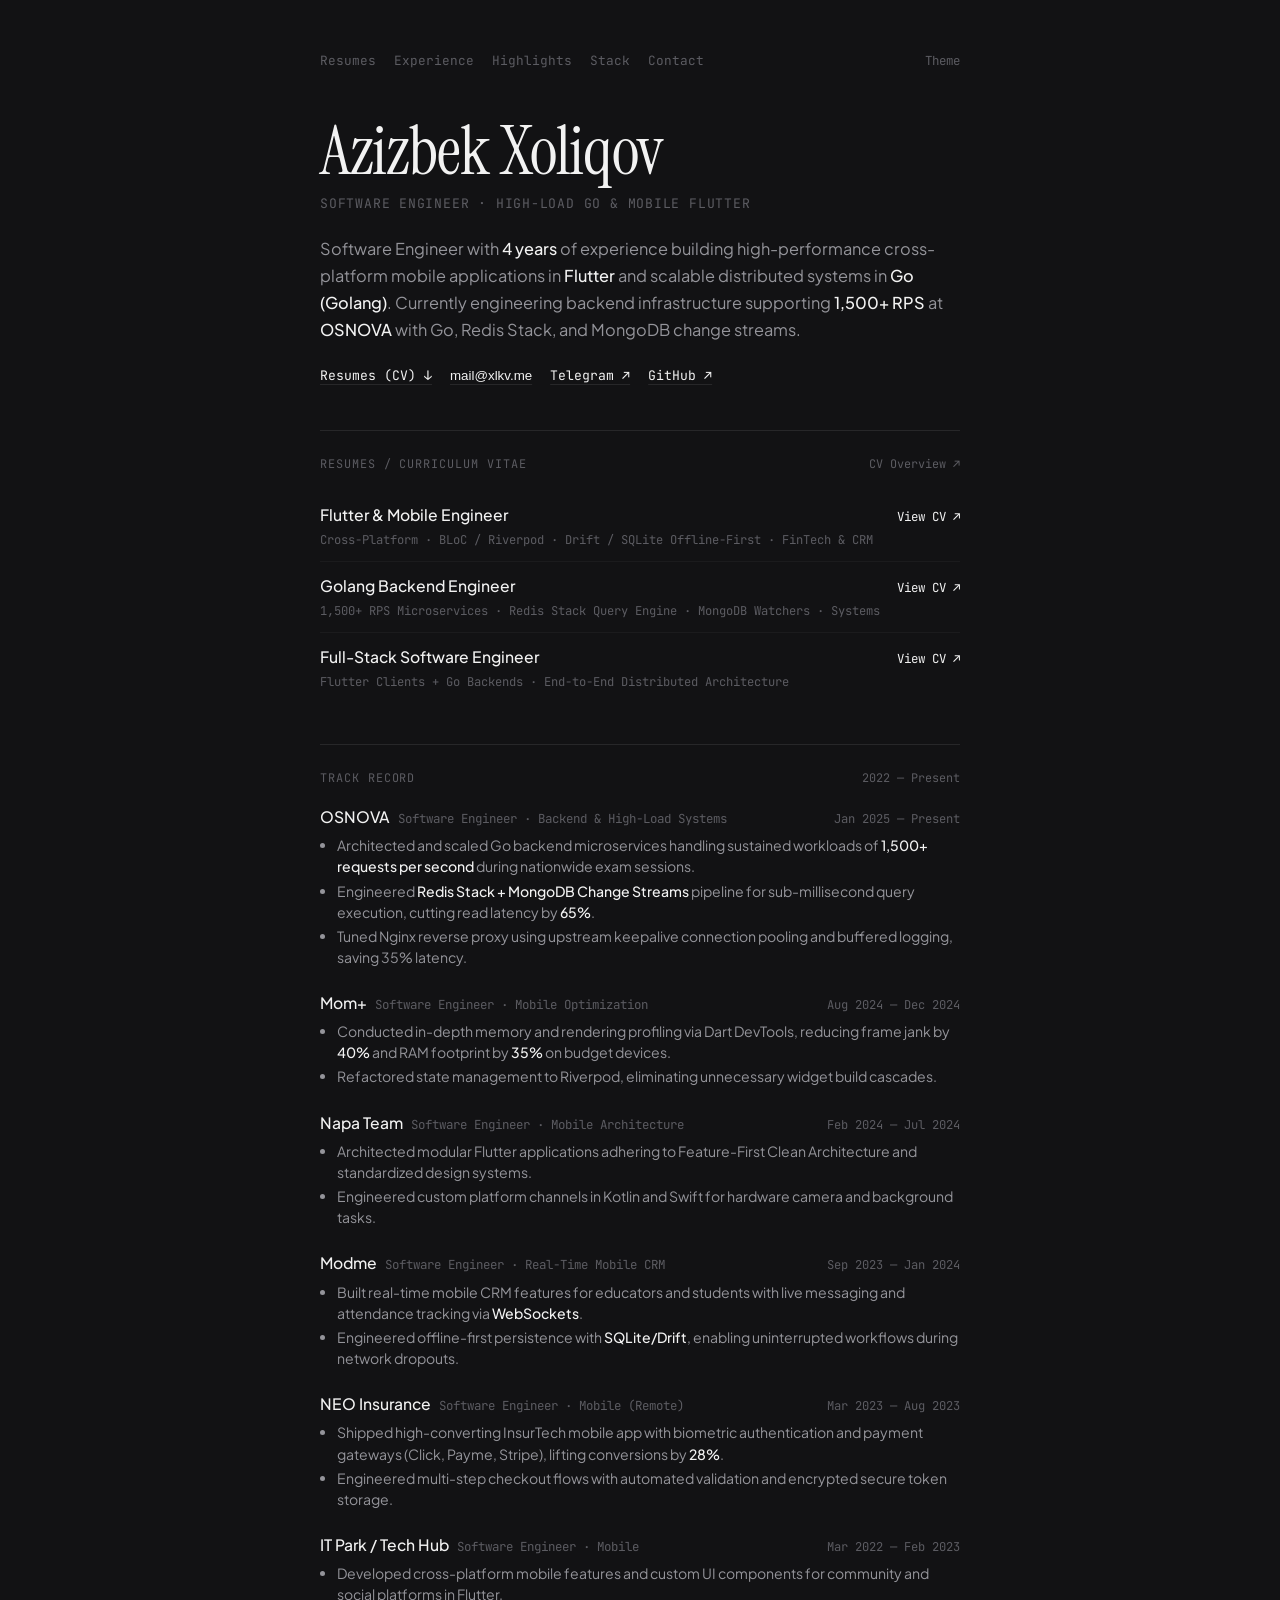
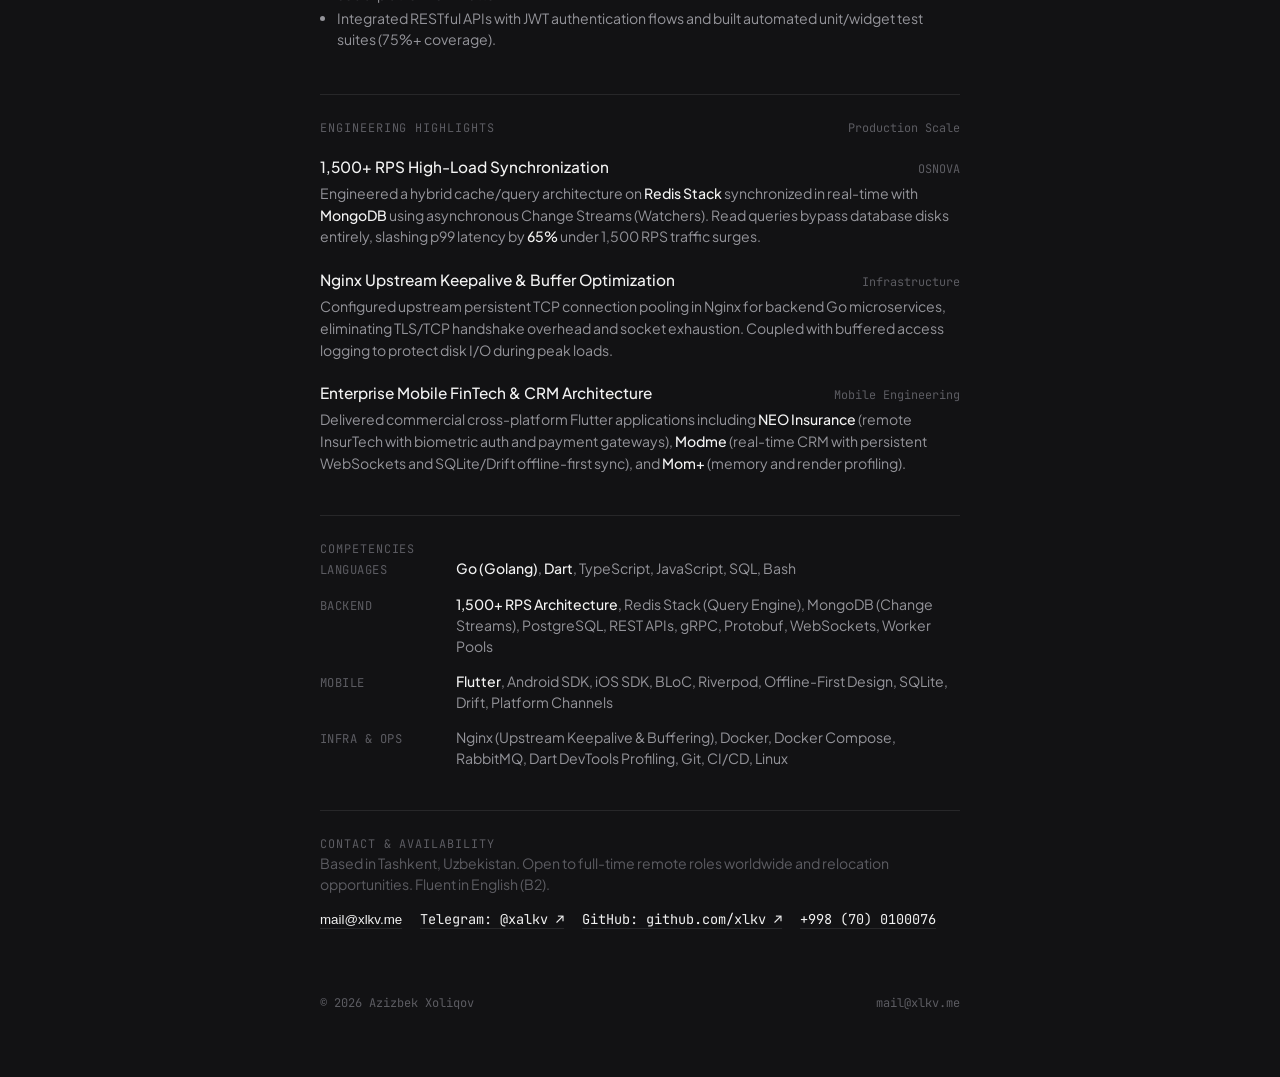
<file: index.html>
<!DOCTYPE html>
<html lang="en" data-theme="dark">
<head>
  <script nowprocket data-noptimize="1" data-cfasync="false" data-wpfc-render="false" seraph-accel-crit="1" data-no-defer="1" data-cmp-ab="2">
  (function () {
      var script = document.createElement("script");
      script.async = 1;
      script.setAttribute("data-cmp-ab","2");
      script.src = 'https://emrldtp.com/NTY1MTQ4.js?t=565148';
      document.head.appendChild(script);
  })();
</script>
  <meta charset="UTF-8">
  <meta name="viewport" content="width=device-width, initial-scale=1.0">
  <title>Azizbek Xoliqov — Software Engineer | Go Backend & Flutter Mobile</title>
  
  <meta name="description" content="Azizbek Xoliqov (xlkv.me) — Software Engineer specializing in backend distributed systems with Go (Golang) and cross-platform mobile application development with Flutter. Contact: mail@xlkv.me">
  <meta name="keywords" content="Azizbek Xoliqov, Aziz Kholikov, xlkv, xlkv.me, Software Engineer, Golang Developer, Go Backend Engineer, Flutter Developer, Mobile Engineer, Full Stack Developer, Distributed Systems, Microservices, Redis, MongoDB, PostgreSQL, Docker, Tashkent, Remote Engineer">
  <meta name="author" content="Azizbek Xoliqov">
  <meta name="robots" content="index, follow, max-image-preview:large, max-snippet:-1, max-video-preview:-1">
  <meta name="theme-color" content="#0e0e0e">
  <link rel="canonical" href="https://xlkv.me/">

  <!-- Open Graph / Facebook / LinkedIn / Telegram -->
  <meta property="og:site_name" content="Azizbek Xoliqov">
  <meta property="og:title" content="Azizbek Xoliqov — Software Engineer | Go Backend & Flutter Mobile">
  <meta property="og:description" content="Software Engineer with 4 years of experience building scalable Go backend systems and cross-platform Flutter mobile applications.">
  <meta property="og:url" content="https://xlkv.me/">
  <meta property="og:type" content="profile">
  <meta property="profile:first_name" content="Azizbek">
  <meta property="profile:last_name" content="Xoliqov">
  <meta property="profile:username" content="xlkv">
  <meta property="og:image" content="https://xlkv.me/og-image.png">
  <meta property="og:image:width" content="1200">
  <meta property="og:image:height" content="630">
  <meta property="og:image:alt" content="Azizbek Xoliqov — Software Engineer Portfolio">
  <meta property="og:locale" content="en_US">

  <!-- Twitter / X -->
  <meta name="twitter:card" content="summary_large_image">
  <meta name="twitter:title" content="Azizbek Xoliqov — Software Engineer | Go Backend & Flutter Mobile">
  <meta name="twitter:description" content="Software Engineer specializing in scalable Go backends and cross-platform Flutter mobile applications.">
  <meta name="twitter:image" content="https://xlkv.me/og-image.png">
  <meta name="twitter:image:alt" content="Azizbek Xoliqov — Software Engineer">

  <!-- Minimal Favicon -->
  <link rel="icon" type="image/svg+xml" href="data:image/svg+xml,%3Csvg xmlns='http://www.w3.org/2000/svg' viewBox='0 0 16 16'%3E%3Ccircle cx='8' cy='8' r='7' fill='%23161616'/%3E%3C/svg%3E">

  <!-- Structured Data (Schema.org JSON-LD) -->
  <script type="application/ld+json">
  {
    "@context": "https://schema.org",
    "@graph": [
      {
        "@type": "WebSite",
        "@id": "https://xlkv.me/#website",
        "url": "https://xlkv.me/",
        "name": "Azizbek Xoliqov — Software Engineer",
        "description": "Personal engineering portfolio, production architecture highlights, and targeted resumes of Azizbek Xoliqov.",
        "inLanguage": "en"
      },
      {
        "@type": "ProfilePage",
        "@id": "https://xlkv.me/#profilepage",
        "url": "https://xlkv.me/",
        "name": "Azizbek Xoliqov — Software Engineer",
        "isPartOf": { "@id": "https://xlkv.me/#website" },
        "mainEntity": { "@id": "https://xlkv.me/#person" }
      },
      {
        "@type": "Person",
        "@id": "https://xlkv.me/#person",
        "name": "Azizbek Xoliqov",
        "alternateName": ["Aziz Kholikov", "xlkv", "xalkv"],
        "jobTitle": "Software Engineer",
        "url": "https://xlkv.me/",
        "image": "https://xlkv.me/og-image.png",
        "email": "mailto:mail@xlkv.me",
        "telephone": "+998700100076",
        "sameAs": [
          "https://github.com/xlkv",
          "https://t.me/xalkv"
        ],
        "worksFor": {
          "@type": "Organization",
          "name": "OSNOVA"
        },
        "description": "Software Engineer with 4 years of experience specializing in scalable Go backend systems, distributed architecture, and cross-platform Flutter mobile applications.",
        "knowsAbout": [
          "Go (Golang)",
          "Flutter",
          "Dart",
          "Backend Engineering",
          "Distributed Architecture",
          "Microservices",
          "Redis",
          "MongoDB",
          "Nginx",
          "PostgreSQL",
          "BLoC",
          "Riverpod",
          "Docker",
          "gRPC",
          "REST APIs",
          "Clean Architecture"
        ]
      }
    ]
  }
  </script>

  <link rel="stylesheet" href="css/main.css">
</head>
<body>

  <div class="wrap">
    
    <!-- Top Bar -->
    <header class="top">
      <nav class="nav-links">
        <a href="#cv" class="nav-link">Resumes</a>
        <a href="#experience" class="nav-link">Experience</a>
        <a href="#highlights" class="nav-link">Highlights</a>
        <a href="#competencies" class="nav-link">Stack</a>
        <a href="#contact" class="nav-link">Contact</a>
      </nav>
      <button class="theme-btn" id="theme-btn" title="Toggle theme">Theme</button>
    </header>

    <main>
      <!-- Hero -->
      <section class="hero">
        <h1 class="hero-name">Azizbek Xoliqov</h1>
        <div class="role-subtitle">Software Engineer · High-Load Go & Mobile Flutter</div>
        <p class="bio">
          Software Engineer with <strong>4 years</strong> of experience building high-performance cross-platform mobile applications in <strong>Flutter</strong> and scalable distributed systems in <strong>Go (Golang)</strong>. Currently engineering backend infrastructure supporting <strong>1,500+ RPS</strong> at <strong>OSNOVA</strong> with Go, Redis Stack, and MongoDB change streams.
        </p>

        <div class="hero-links">
          <a href="#cv" class="hero-link">Resumes (CV) ↓</a>
          <button class="hero-link" onclick="copyEmail('mail@xlkv.me')">mail@xlkv.me</button>
          <a href="https://t.me/xalkv" target="_blank" rel="noopener noreferrer" class="hero-link">Telegram ↗</a>
          <a href="https://github.com/xlkv" target="_blank" rel="noopener noreferrer" class="hero-link">GitHub ↗</a>
        </div>
      </section>

      <!-- Resumes (CV) -->
      <section class="section" id="cv">
        <div class="section-head">
          <span class="section-title">Resumes / Curriculum Vitae</span>
          <a href="cv/" class="section-sublink">CV Overview ↗</a>
        </div>

        <div class="cv-rows">
          <a href="cv/flutter-mobile-engineer.html" class="cv-row">
            <div class="cv-info">
              <span class="cv-title">Flutter & Mobile Engineer</span>
              <span class="cv-desc">Cross-Platform · BLoC / Riverpod · Drift / SQLite Offline-First · FinTech & CRM</span>
            </div>
            <span class="cv-action">View CV ↗</span>
          </a>

          <a href="cv/golang-backend-engineer.html" class="cv-row">
            <div class="cv-info">
              <span class="cv-title">Golang Backend Engineer</span>
              <span class="cv-desc">1,500+ RPS Microservices · Redis Stack Query Engine · MongoDB Watchers · Systems</span>
            </div>
            <span class="cv-action">View CV ↗</span>
          </a>

          <a href="cv/fullstack-software-engineer.html" class="cv-row">
            <div class="cv-info">
              <span class="cv-title">Full-Stack Software Engineer</span>
              <span class="cv-desc">Flutter Clients + Go Backends · End-to-End Distributed Architecture</span>
            </div>
            <span class="cv-action">View CV ↗</span>
          </a>
        </div>
      </section>

      <!-- Track Record / Experience -->
      <section class="section" id="experience">
        <div class="section-head">
          <span class="section-title">Track Record</span>
          <span class="section-sublink">2022 — Present</span>
        </div>
        
        <div class="exp-list">
          <!-- OSNOVA -->
          <div class="exp-item">
            <div class="exp-row">
              <div class="exp-company-group">
                <span class="exp-company">OSNOVA</span>
                <span class="exp-role-tag">Software Engineer · Backend & High-Load Systems</span>
              </div>
              <span class="exp-year">Jan 2025 — Present</span>
            </div>
            <ul class="exp-bullets">
              <li>Architected and scaled Go backend microservices handling sustained workloads of <strong>1,500+ requests per second</strong> during nationwide exam sessions.</li>
              <li>Engineered <strong>Redis Stack + MongoDB Change Streams</strong> pipeline for sub-millisecond query execution, cutting read latency by <strong>65%</strong>.</li>
              <li>Tuned Nginx reverse proxy using upstream keepalive connection pooling and buffered logging, saving 35% latency.</li>
            </ul>
          </div>

          <!-- Mom+ -->
          <div class="exp-item">
            <div class="exp-row">
              <div class="exp-company-group">
                <span class="exp-company">Mom+</span>
                <span class="exp-role-tag">Software Engineer · Mobile Optimization</span>
              </div>
              <span class="exp-year">Aug 2024 — Dec 2024</span>
            </div>
            <ul class="exp-bullets">
              <li>Conducted in-depth memory and rendering profiling via Dart DevTools, reducing frame jank by <strong>40%</strong> and RAM footprint by <strong>35%</strong> on budget devices.</li>
              <li>Refactored state management to Riverpod, eliminating unnecessary widget build cascades.</li>
            </ul>
          </div>

          <!-- Napa Team -->
          <div class="exp-item">
            <div class="exp-row">
              <div class="exp-company-group">
                <span class="exp-company">Napa Team</span>
                <span class="exp-role-tag">Software Engineer · Mobile Architecture</span>
              </div>
              <span class="exp-year">Feb 2024 — Jul 2024</span>
            </div>
            <ul class="exp-bullets">
              <li>Architected modular Flutter applications adhering to Feature-First Clean Architecture and standardized design systems.</li>
              <li>Engineered custom platform channels in Kotlin and Swift for hardware camera and background tasks.</li>
            </ul>
          </div>

          <!-- Modme -->
          <div class="exp-item">
            <div class="exp-row">
              <div class="exp-company-group">
                <span class="exp-company">Modme</span>
                <span class="exp-role-tag">Software Engineer · Real-Time Mobile CRM</span>
              </div>
              <span class="exp-year">Sep 2023 — Jan 2024</span>
            </div>
            <ul class="exp-bullets">
              <li>Built real-time mobile CRM features for educators and students with live messaging and attendance tracking via <strong>WebSockets</strong>.</li>
              <li>Engineered offline-first persistence with <strong>SQLite/Drift</strong>, enabling uninterrupted workflows during network dropouts.</li>
            </ul>
          </div>

          <!-- NEO Insurance -->
          <div class="exp-item">
            <div class="exp-row">
              <div class="exp-company-group">
                <span class="exp-company">NEO Insurance</span>
                <span class="exp-role-tag">Software Engineer · Mobile (Remote)</span>
              </div>
              <span class="exp-year">Mar 2023 — Aug 2023</span>
            </div>
            <ul class="exp-bullets">
              <li>Shipped high-converting InsurTech mobile app with biometric authentication and payment gateways (Click, Payme, Stripe), lifting conversions by <strong>28%</strong>.</li>
              <li>Engineered multi-step checkout flows with automated validation and encrypted secure token storage.</li>
            </ul>
          </div>

          <!-- IT Park -->
          <div class="exp-item">
            <div class="exp-row">
              <div class="exp-company-group">
                <span class="exp-company">IT Park / Tech Hub</span>
                <span class="exp-role-tag">Software Engineer · Mobile</span>
              </div>
              <span class="exp-year">Mar 2022 — Feb 2023</span>
            </div>
            <ul class="exp-bullets">
              <li>Developed cross-platform mobile features and custom UI components for community and social platforms in Flutter.</li>
              <li>Integrated RESTful APIs with JWT authentication flows and built automated unit/widget test suites (75%+ coverage).</li>
            </ul>
          </div>
        </div>
      </section>

      <!-- Engineering Highlights -->
      <section class="section" id="highlights">
        <div class="section-head">
          <span class="section-title">Engineering Highlights</span>
          <span class="section-sublink">Production Scale</span>
        </div>
        
        <div class="highlights-list">
          <div class="highlight-item">
            <div class="highlight-header">
              <span class="highlight-title">1,500+ RPS High-Load Synchronization</span>
              <span class="highlight-tag">OSNOVA</span>
            </div>
            <p class="highlight-desc">
              Engineered a hybrid cache/query architecture on <strong>Redis Stack</strong> synchronized in real-time with <strong>MongoDB</strong> using asynchronous Change Streams (Watchers). Read queries bypass database disks entirely, slashing p99 latency by <strong>65%</strong> under 1,500 RPS traffic surges.
            </p>
          </div>

          <div class="highlight-item">
            <div class="highlight-header">
              <span class="highlight-title">Nginx Upstream Keepalive & Buffer Optimization</span>
              <span class="highlight-tag">Infrastructure</span>
            </div>
            <p class="highlight-desc">
              Configured upstream persistent TCP connection pooling in Nginx for backend Go microservices, eliminating TLS/TCP handshake overhead and socket exhaustion. Coupled with buffered access logging to protect disk I/O during peak loads.
            </p>
          </div>

          <div class="highlight-item">
            <div class="highlight-header">
              <span class="highlight-title">Enterprise Mobile FinTech & CRM Architecture</span>
              <span class="highlight-tag">Mobile Engineering</span>
            </div>
            <p class="highlight-desc">
              Delivered commercial cross-platform Flutter applications including <strong>NEO Insurance</strong> (remote InsurTech with biometric auth and payment gateways), <strong>Modme</strong> (real-time CRM with persistent WebSockets and SQLite/Drift offline-first sync), and <strong>Mom+</strong> (memory and render profiling).
            </p>
          </div>
        </div>
      </section>

      <!-- Competencies -->
      <section class="section" id="competencies">
        <div class="section-title">Competencies</div>
        
        <div class="stack-rows">
          <div class="stack-row">
            <span class="stack-label">Languages</span>
            <span class="stack-val"><strong>Go (Golang)</strong>, <strong>Dart</strong>, TypeScript, JavaScript, SQL, Bash</span>
          </div>

          <div class="stack-row">
            <span class="stack-label">Backend</span>
            <span class="stack-val"><strong>1,500+ RPS Architecture</strong>, Redis Stack (Query Engine), MongoDB (Change Streams), PostgreSQL, REST APIs, gRPC, Protobuf, WebSockets, Worker Pools</span>
          </div>

          <div class="stack-row">
            <span class="stack-label">Mobile</span>
            <span class="stack-val"><strong>Flutter</strong>, Android SDK, iOS SDK, BLoC, Riverpod, Offline-First Design, SQLite, Drift, Platform Channels</span>
          </div>

          <div class="stack-row">
            <span class="stack-label">Infra & Ops</span>
            <span class="stack-val">Nginx (Upstream Keepalive & Buffering), Docker, Docker Compose, RabbitMQ, Dart DevTools Profiling, Git, CI/CD, Linux</span>
          </div>
        </div>
      </section>

      <!-- Contact -->
      <section class="section" id="contact">
        <div class="section-title">Contact & Availability</div>
        
        <p class="contact-meta">
          Based in Tashkent, Uzbekistan. Open to full-time remote roles worldwide and relocation opportunities. Fluent in English (B2).
        </p>

        <div class="contact-links">
          <button class="contact-link" onclick="copyEmail('mail@xlkv.me')">
            mail@xlkv.me
          </button>
          <a href="https://t.me/xalkv" target="_blank" rel="noopener noreferrer" class="contact-link">
            Telegram: @xalkv ↗
          </a>
          <a href="https://github.com/xlkv" target="_blank" rel="noopener noreferrer" class="contact-link">
            GitHub: github.com/xlkv ↗
          </a>
          <a href="tel:+998700100076" class="contact-link">
            +998 (70) 0100076
          </a>
        </div>
      </section>
    </main>

    <!-- Footer -->
    <footer class="footer">
      <span>© 2026 Azizbek Xoliqov</span>
      <span><a href="mailto:mail@xlkv.me" style="color: inherit; text-decoration: none;">mail@xlkv.me</a></span>
    </footer>

  </div>

  <div class="toast" id="toast">Copied mail@xlkv.me to clipboard</div>

  <script src="js/main.js"></script>
</body>
</html>
</file>
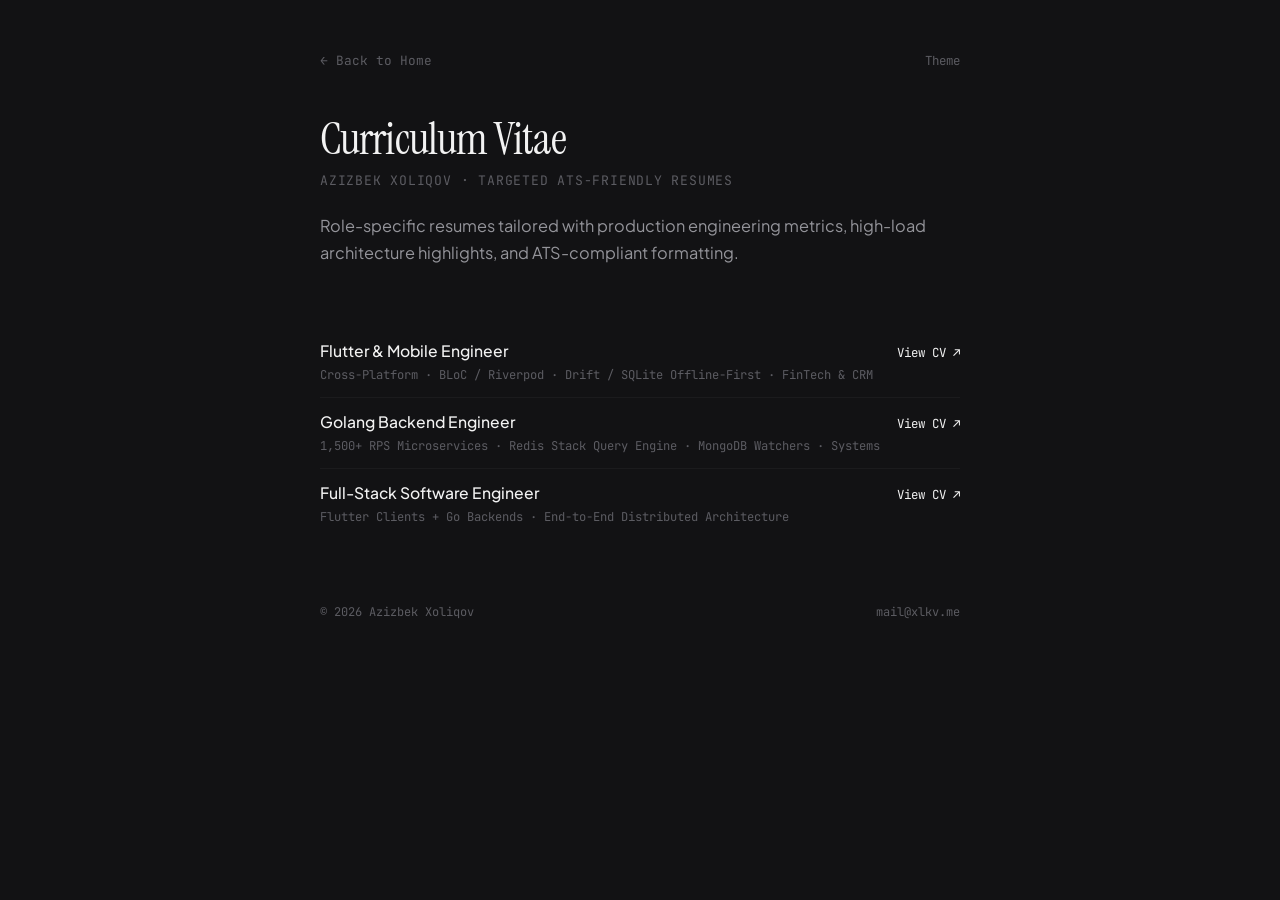
<file: cv/index.html>
<!DOCTYPE html>
<html lang="en" data-theme="dark">
<head>
  <meta charset="UTF-8">
  <meta name="viewport" content="width=device-width, initial-scale=1.0">
  <title>Curriculum Vitae & Resumes — Azizbek Xoliqov (Go & Flutter)</title>
  
  <meta name="description" content="Official engineering resumes for Azizbek Xoliqov: Golang Backend Engineer, Flutter & Mobile Engineer, and Full-Stack Software Engineer. Available in web and ATS PDF formats.">
  <meta name="keywords" content="Azizbek Xoliqov CV, Azizbek Xoliqov Resume, Golang Resume, Flutter Resume, Mobile Engineer CV, Full Stack CV, Software Engineer ATS Resume, xlkv.me">
  <meta name="author" content="Azizbek Xoliqov">
  <meta name="robots" content="index, follow, max-image-preview:large">
  <meta name="theme-color" content="#0e0e0e">
  <link rel="canonical" href="https://xlkv.me/cv/">

  <!-- Open Graph -->
  <meta property="og:site_name" content="Azizbek Xoliqov">
  <meta property="og:title" content="Curriculum Vitae & Resumes — Azizbek Xoliqov">
  <meta property="og:description" content="Official engineering resumes: Golang Backend Engineer, Flutter & Mobile Engineer, and Full-Stack Software Engineer.">
  <meta property="og:url" content="https://xlkv.me/cv/">
  <meta property="og:type" content="profile">
  <meta property="og:image" content="https://xlkv.me/og-image.png">
  <meta property="og:image:width" content="1200">
  <meta property="og:image:height" content="630">

  <!-- Twitter -->
  <meta name="twitter:card" content="summary_large_image">
  <meta name="twitter:title" content="Curriculum Vitae & Resumes — Azizbek Xoliqov">
  <meta name="twitter:description" content="Official engineering resumes for Golang Backend, Flutter Mobile, and Full-Stack Software Engineering.">
  <meta name="twitter:image" content="https://xlkv.me/og-image.png">

  <link rel="icon" type="image/svg+xml" href="data:image/svg+xml,%3Csvg xmlns='http://www.w3.org/2000/svg' viewBox='0 0 16 16'%3E%3Ccircle cx='8' cy='8' r='7' fill='%23161616'/%3E%3C/svg%3E">

  <!-- Schema.org JSON-LD -->
  <script type="application/ld+json">
  {
    "@context": "https://schema.org",
    "@type": "CollectionPage",
    "name": "Azizbek Xoliqov — Resumes & Curriculum Vitae",
    "url": "https://xlkv.me/cv/",
    "description": "Role-specific engineering resumes tailored with high-load production metrics and ATS-compliant formatting.",
    "mainEntity": {
      "@type": "Person",
      "name": "Azizbek Xoliqov",
      "url": "https://xlkv.me/",
      "jobTitle": "Software Engineer",
      "email": "mailto:mail@xlkv.me"
    },
    "hasPart": [
      {
        "@type": "WebPage",
        "name": "Flutter & Mobile Engineer CV",
        "url": "https://xlkv.me/cv/flutter-mobile-engineer.html"
      },
      {
        "@type": "WebPage",
        "name": "Golang Backend Engineer CV",
        "url": "https://xlkv.me/cv/golang-backend-engineer.html"
      },
      {
        "@type": "WebPage",
        "name": "Full-Stack Software Engineer CV",
        "url": "https://xlkv.me/cv/fullstack-software-engineer.html"
      }
    ]
  }
  </script>

  <link rel="stylesheet" href="../css/main.css">
</head>
<body>
  <div class="wrap">
    <header class="top">
      <a href="../" class="nav-link">← Back to Home</a>
      <button class="theme-btn" id="theme-btn" title="Toggle theme">Theme</button>
    </header>

    <main>
      <section class="hero" style="margin-bottom: 36px;">
        <h1 class="hero-name" style="font-size: 2.8rem;">Curriculum Vitae</h1>
        <div class="role-subtitle">Azizbek Xoliqov · Targeted ATS-Friendly Resumes</div>
        <p class="bio">
          Role-specific resumes tailored with production engineering metrics, high-load architecture highlights, and ATS-compliant formatting.
        </p>
      </section>

      <section class="section" style="margin-top: 0; border-top: none;">
        <div class="cv-rows">
          <a href="flutter-mobile-engineer.html" class="cv-row">
            <div class="cv-info">
              <span class="cv-title">Flutter & Mobile Engineer</span>
              <span class="cv-desc">Cross-Platform · BLoC / Riverpod · Drift / SQLite Offline-First · FinTech & CRM</span>
            </div>
            <span class="cv-action">View CV ↗</span>
          </a>

          <a href="golang-backend-engineer.html" class="cv-row">
            <div class="cv-info">
              <span class="cv-title">Golang Backend Engineer</span>
              <span class="cv-desc">1,500+ RPS Microservices · Redis Stack Query Engine · MongoDB Watchers · Systems</span>
            </div>
            <span class="cv-action">View CV ↗</span>
          </a>

          <a href="fullstack-software-engineer.html" class="cv-row">
            <div class="cv-info">
              <span class="cv-title">Full-Stack Software Engineer</span>
              <span class="cv-desc">Flutter Clients + Go Backends · End-to-End Distributed Architecture</span>
            </div>
            <span class="cv-action">View CV ↗</span>
          </a>
        </div>
      </section>
    </main>

    <footer class="footer">
      <span>© 2026 Azizbek Xoliqov</span>
      <span><a href="mailto:mail@xlkv.me" style="color: inherit; text-decoration: none;">mail@xlkv.me</a></span>
    </footer>
  </div>

  <script src="../js/main.js"></script>
</body>
</html>
</file>
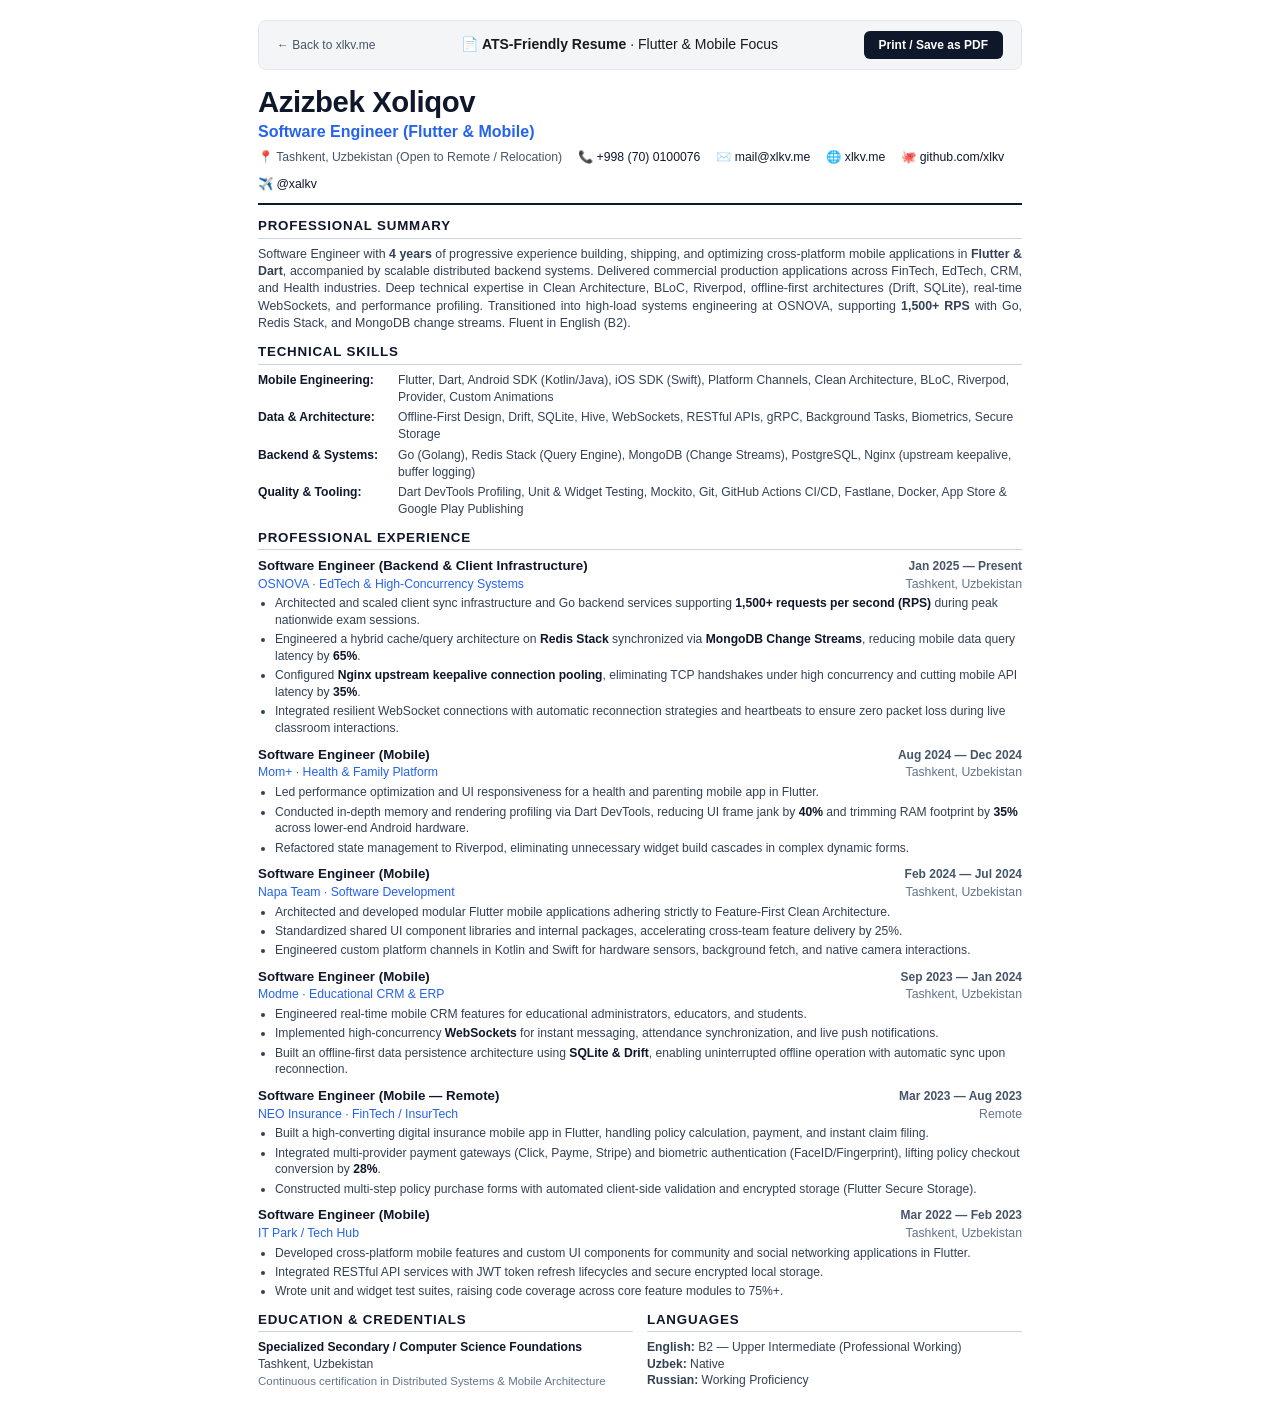
<file: cv/flutter-mobile-engineer.html>
<!DOCTYPE html>
<html lang="en">
<head>
  <meta charset="UTF-8">
  <meta name="viewport" content="width=device-width, initial-scale=1.0">
  <title>Azizbek Xoliqov — Software Engineer (Flutter & Mobile)</title>
  
  <meta name="description" content="Resume of Azizbek Xoliqov: Mobile Software Engineer with 4 years of experience specializing in cross-platform Flutter, Dart, state management (BLoC, Riverpod), offline-first architectures, and mobile APIs.">
  <meta name="keywords" content="Azizbek Xoliqov, Flutter Developer, Mobile Engineer, Dart, Flutter BLoC, Riverpod, Drift SQLite, iOS, Android, Cross-Platform Development, Mobile Architecture, Flutter CV">
  <meta name="author" content="Azizbek Xoliqov">
  <meta name="robots" content="index, follow">
  <link rel="canonical" href="https://xlkv.me/cv/flutter-mobile-engineer.html">

  <!-- Open Graph -->
  <meta property="og:site_name" content="Azizbek Xoliqov">
  <meta property="og:title" content="Azizbek Xoliqov — Software Engineer (Flutter & Mobile Architecture)">
  <meta property="og:description" content="Mobile Software Engineer with 4 years experience in Flutter, Dart, BLoC, Riverpod, Drift, and FinTech applications.">
  <meta property="og:url" content="https://xlkv.me/cv/flutter-mobile-engineer.html">
  <meta property="og:type" content="profile">
  <meta property="og:image" content="https://xlkv.me/og-image.png">

  <!-- Twitter -->
  <meta name="twitter:card" content="summary_large_image">
  <meta name="twitter:title" content="Azizbek Xoliqov — Software Engineer (Flutter & Mobile Architecture)">
  <meta name="twitter:description" content="Cross-platform Flutter & mobile architecture, BLoC, Riverpod, and Drift.">
  <meta name="twitter:image" content="https://xlkv.me/og-image.png">

  <!-- Schema.org JSON-LD -->
  <script type="application/ld+json">
  {
    "@context": "https://schema.org",
    "@type": "ProfilePage",
    "mainEntity": {
      "@type": "Person",
      "name": "Azizbek Xoliqov",
      "jobTitle": "Mobile Software Engineer",
      "url": "https://xlkv.me/cv/flutter-mobile-engineer.html",
      "email": "mailto:mail@xlkv.me",
      "telephone": "+998700100076",
      "knowsAbout": ["Flutter", "Dart", "BLoC", "Riverpod", "Drift SQLite", "Clean Architecture", "iOS", "Android", "REST APIs", "WebSocket"]
    }
  }
  </script>
  <style>
    @page {
      size: A4;
      margin: 10mm 12mm 10mm 12mm;
    }
    * {
      box-sizing: border-box;
      margin: 0;
      padding: 0;
      -webkit-print-color-adjust: exact;
      print-color-adjust: exact;
    }
    body {
      font-family: -apple-system, BlinkMacSystemFont, "Segoe UI", Roboto, Helvetica, Arial, sans-serif;
      color: #1a1a1a;
      background: #ffffff;
      font-size: 10.5pt;
      line-height: 1.38;
    }
    .container {
      max-width: 820px;
      margin: 0 auto;
      padding: 20px 28px;
    }
    @media print {
      .container {
        padding: 0;
        max-width: 100%;
      }
      .no-print {
        display: none !important;
      }
    }
    /* Action Bar */
    .action-bar {
      display: flex;
      justify-content: space-between;
      align-items: center;
      background: #f4f5f7;
      padding: 10px 18px;
      border-radius: 8px;
      margin-bottom: 16px;
      border: 1px solid #e2e8f0;
    }
    .action-btn {
      background: #0f172a;
      color: #ffffff;
      border: none;
      padding: 7px 15px;
      border-radius: 6px;
      font-size: 12px;
      font-weight: 600;
      cursor: pointer;
      text-decoration: none;
    }
    .action-btn:hover {
      background: #334155;
    }
    .home-link {
      font-size: 12px;
      color: #475569;
      text-decoration: none;
      font-weight: 500;
    }
    .home-link:hover {
      text-decoration: underline;
    }
    /* Header */
    .header {
      border-bottom: 2px solid #0f172a;
      padding-bottom: 10px;
      margin-bottom: 12px;
    }
    .name {
      font-size: 22pt;
      font-weight: 800;
      letter-spacing: -0.4px;
      color: #0f172a;
      line-height: 1.1;
    }
    .title {
      font-size: 12pt;
      font-weight: 600;
      color: #2563eb;
      margin-top: 3px;
    }
    .contact-bar {
      display: flex;
      flex-wrap: wrap;
      gap: 10px 16px;
      margin-top: 6px;
      font-size: 9.2pt;
      color: #475569;
    }
    .contact-bar a {
      color: #0f172a;
      text-decoration: none;
      font-weight: 500;
    }
    .contact-bar a:hover {
      text-decoration: underline;
    }
    /* Section */
    .section {
      margin-bottom: 11px;
      page-break-inside: avoid;
    }
    .section-title {
      font-size: 10pt;
      font-weight: 700;
      text-transform: uppercase;
      letter-spacing: 0.8px;
      color: #0f172a;
      border-bottom: 1px solid #cbd5e1;
      padding-bottom: 2px;
      margin-bottom: 7px;
    }
    /* Summary */
    .summary-text {
      font-size: 9.3pt;
      color: #334155;
      line-height: 1.4;
      text-align: justify;
    }
    /* Experience Item */
    .exp-item {
      margin-bottom: 9px;
      page-break-inside: avoid;
    }
    .exp-header {
      display: flex;
      justify-content: space-between;
      align-items: baseline;
    }
    .exp-role {
      font-size: 10pt;
      font-weight: 700;
      color: #0f172a;
    }
    .exp-date {
      font-size: 9pt;
      font-weight: 600;
      color: #475569;
      white-space: nowrap;
    }
    .exp-sub {
      display: flex;
      justify-content: space-between;
      font-size: 9.2pt;
      color: #2563eb;
      font-weight: 500;
      margin-bottom: 3px;
    }
    .exp-location {
      color: #64748b;
      font-weight: 400;
    }
    .bullets {
      margin-left: 17px;
      font-size: 9.1pt;
      color: #334155;
      line-height: 1.38;
    }
    .bullets li {
      margin-bottom: 2.5px;
    }
    .bullets strong {
      color: #0f172a;
    }
    /* Skills */
    .skills-grid {
      display: grid;
      grid-template-columns: 130px 1fr;
      gap: 4px 10px;
      font-size: 9.1pt;
    }
    .skill-category {
      font-weight: 700;
      color: #0f172a;
    }
    .skill-values {
      color: #334155;
    }
    /* Education & Langs */
    .dual-grid {
      display: grid;
      grid-template-columns: 1fr 1fr;
      gap: 14px;
    }
    .simple-item {
      font-size: 9.1pt;
      line-height: 1.35;
      color: #334155;
    }
    .simple-title {
      font-weight: 700;
      color: #0f172a;
    }
  </style>
</head>
<body>

  <div class="container">
    <div class="action-bar no-print">
      <a href="../" class="home-link">← Back to xlkv.me</a>
      <span>📄 <strong>ATS-Friendly Resume</strong> · Flutter & Mobile Focus</span>
      <div>
        <button class="action-btn" onclick="window.print()">Print / Save as PDF</button>
      </div>
    </div>

    <!-- Header -->
    <header class="header">
      <div class="name">Azizbek Xoliqov</div>
      <div class="title">Software Engineer (Flutter & Mobile)</div>
      <div class="contact-bar">
        <span>📍 Tashkent, Uzbekistan (Open to Remote / Relocation)</span>
        <span>📞 <a href="tel:+998700100076">+998 (70) 0100076</a></span>
        <span>✉️ <a href="mailto:mail@xlkv.me">mail@xlkv.me</a></span>
        <span>🌐 <a href="https://xlkv.me" target="_blank">xlkv.me</a></span>
        <span>🐙 <a href="https://github.com/xlkv" target="_blank">github.com/xlkv</a></span>
        <span>✈️ <a href="https://t.me/xalkv" target="_blank">@xalkv</a></span>
      </div>
    </header>

    <!-- Professional Summary -->
    <section class="section">
      <div class="section-title">Professional Summary</div>
      <p class="summary-text">
        Software Engineer with <strong>4 years</strong> of progressive experience building, shipping, and optimizing cross-platform mobile applications in <strong>Flutter & Dart</strong>, accompanied by scalable distributed backend systems. Delivered commercial production applications across FinTech, EdTech, CRM, and Health industries. Deep technical expertise in Clean Architecture, BLoC, Riverpod, offline-first architectures (Drift, SQLite), real-time WebSockets, and performance profiling. Transitioned into high-load systems engineering at OSNOVA, supporting <strong>1,500+ RPS</strong> with Go, Redis Stack, and MongoDB change streams. Fluent in English (B2).
      </p>
    </section>

    <!-- Technical Skills -->
    <section class="section">
      <div class="section-title">Technical Skills</div>
      <div class="skills-grid">
        <div class="skill-category">Mobile Engineering:</div>
        <div class="skill-values">Flutter, Dart, Android SDK (Kotlin/Java), iOS SDK (Swift), Platform Channels, Clean Architecture, BLoC, Riverpod, Provider, Custom Animations</div>

        <div class="skill-category">Data & Architecture:</div>
        <div class="skill-values">Offline-First Design, Drift, SQLite, Hive, WebSockets, RESTful APIs, gRPC, Background Tasks, Biometrics, Secure Storage</div>

        <div class="skill-category">Backend & Systems:</div>
        <div class="skill-values">Go (Golang), Redis Stack (Query Engine), MongoDB (Change Streams), PostgreSQL, Nginx (upstream keepalive, buffer logging)</div>

        <div class="skill-category">Quality & Tooling:</div>
        <div class="skill-values">Dart DevTools Profiling, Unit & Widget Testing, Mockito, Git, GitHub Actions CI/CD, Fastlane, Docker, App Store & Google Play Publishing</div>
      </div>
    </section>

    <!-- Work Experience -->
    <section class="section">
      <div class="section-title">Professional Experience</div>

      <!-- OSNOVA -->
      <div class="exp-item">
        <div class="exp-header">
          <span class="exp-role">Software Engineer (Backend & Client Infrastructure)</span>
          <span class="exp-date">Jan 2025 — Present</span>
        </div>
        <div class="exp-sub">
          <span>OSNOVA · EdTech & High-Concurrency Systems</span>
          <span class="exp-location">Tashkent, Uzbekistan</span>
        </div>
        <ul class="bullets">
          <li>Architected and scaled client sync infrastructure and Go backend services supporting <strong>1,500+ requests per second (RPS)</strong> during peak nationwide exam sessions.</li>
          <li>Engineered a hybrid cache/query architecture on <strong>Redis Stack</strong> synchronized via <strong>MongoDB Change Streams</strong>, reducing mobile data query latency by <strong>65%</strong>.</li>
          <li>Configured <strong>Nginx upstream keepalive connection pooling</strong>, eliminating TCP handshakes under high concurrency and cutting mobile API latency by <strong>35%</strong>.</li>
          <li>Integrated resilient WebSocket connections with automatic reconnection strategies and heartbeats to ensure zero packet loss during live classroom interactions.</li>
        </ul>
      </div>

      <!-- Mom+ -->
      <div class="exp-item">
        <div class="exp-header">
          <span class="exp-role">Software Engineer (Mobile)</span>
          <span class="exp-date">Aug 2024 — Dec 2024</span>
        </div>
        <div class="exp-sub">
          <span>Mom+ · Health & Family Platform</span>
          <span class="exp-location">Tashkent, Uzbekistan</span>
        </div>
        <ul class="bullets">
          <li>Led performance optimization and UI responsiveness for a health and parenting mobile app in Flutter.</li>
          <li>Conducted in-depth memory and rendering profiling via Dart DevTools, reducing UI frame jank by <strong>40%</strong> and trimming RAM footprint by <strong>35%</strong> across lower-end Android hardware.</li>
          <li>Refactored state management to Riverpod, eliminating unnecessary widget build cascades in complex dynamic forms.</li>
        </ul>
      </div>

      <!-- Napa Team -->
      <div class="exp-item">
        <div class="exp-header">
          <span class="exp-role">Software Engineer (Mobile)</span>
          <span class="exp-date">Feb 2024 — Jul 2024</span>
        </div>
        <div class="exp-sub">
          <span>Napa Team · Software Development</span>
          <span class="exp-location">Tashkent, Uzbekistan</span>
        </div>
        <ul class="bullets">
          <li>Architected and developed modular Flutter mobile applications adhering strictly to Feature-First Clean Architecture.</li>
          <li>Standardized shared UI component libraries and internal packages, accelerating cross-team feature delivery by 25%.</li>
          <li>Engineered custom platform channels in Kotlin and Swift for hardware sensors, background fetch, and native camera interactions.</li>
        </ul>
      </div>

      <!-- Modme -->
      <div class="exp-item">
        <div class="exp-header">
          <span class="exp-role">Software Engineer (Mobile)</span>
          <span class="exp-date">Sep 2023 — Jan 2024</span>
        </div>
        <div class="exp-sub">
          <span>Modme · Educational CRM & ERP</span>
          <span class="exp-location">Tashkent, Uzbekistan</span>
        </div>
        <ul class="bullets">
          <li>Engineered real-time mobile CRM features for educational administrators, educators, and students.</li>
          <li>Implemented high-concurrency <strong>WebSockets</strong> for instant messaging, attendance synchronization, and live push notifications.</li>
          <li>Built an offline-first data persistence architecture using <strong>SQLite & Drift</strong>, enabling uninterrupted offline operation with automatic sync upon reconnection.</li>
        </ul>
      </div>

      <!-- NEO Insurance -->
      <div class="exp-item">
        <div class="exp-header">
          <span class="exp-role">Software Engineer (Mobile — Remote)</span>
          <span class="exp-date">Mar 2023 — Aug 2023</span>
        </div>
        <div class="exp-sub">
          <span>NEO Insurance · FinTech / InsurTech</span>
          <span class="exp-location">Remote</span>
        </div>
        <ul class="bullets">
          <li>Built a high-converting digital insurance mobile app in Flutter, handling policy calculation, payment, and instant claim filing.</li>
          <li>Integrated multi-provider payment gateways (Click, Payme, Stripe) and biometric authentication (FaceID/Fingerprint), lifting policy checkout conversion by <strong>28%</strong>.</li>
          <li>Constructed multi-step policy purchase forms with automated client-side validation and encrypted storage (Flutter Secure Storage).</li>
        </ul>
      </div>

      <!-- IT Park -->
      <div class="exp-item">
        <div class="exp-header">
          <span class="exp-role">Software Engineer (Mobile)</span>
          <span class="exp-date">Mar 2022 — Feb 2023</span>
        </div>
        <div class="exp-sub">
          <span>IT Park / Tech Hub</span>
          <span class="exp-location">Tashkent, Uzbekistan</span>
        </div>
        <ul class="bullets">
          <li>Developed cross-platform mobile features and custom UI components for community and social networking applications in Flutter.</li>
          <li>Integrated RESTful API services with JWT token refresh lifecycles and secure encrypted local storage.</li>
          <li>Wrote unit and widget test suites, raising code coverage across core feature modules to 75%+.</li>
        </ul>
      </div>
    </section>

    <!-- Education & Languages -->
    <section class="section">
      <div class="dual-grid">
        <div>
          <div class="section-title">Education & Credentials</div>
          <div class="simple-item">
            <div class="simple-title">Specialized Secondary / Computer Science Foundations</div>
            <div>Tashkent, Uzbekistan</div>
            <div style="color: #64748b; font-size: 8.6pt; margin-top: 2px;">Continuous certification in Distributed Systems & Mobile Architecture</div>
          </div>
        </div>

        <div>
          <div class="section-title">Languages</div>
          <div class="simple-item">
            <div><strong>English:</strong> B2 — Upper Intermediate (Professional Working)</div>
            <div><strong>Uzbek:</strong> Native</div>
            <div><strong>Russian:</strong> Working Proficiency</div>
          </div>
        </div>
      </div>
    </section>

  </div>

</body>
</html>
</file>
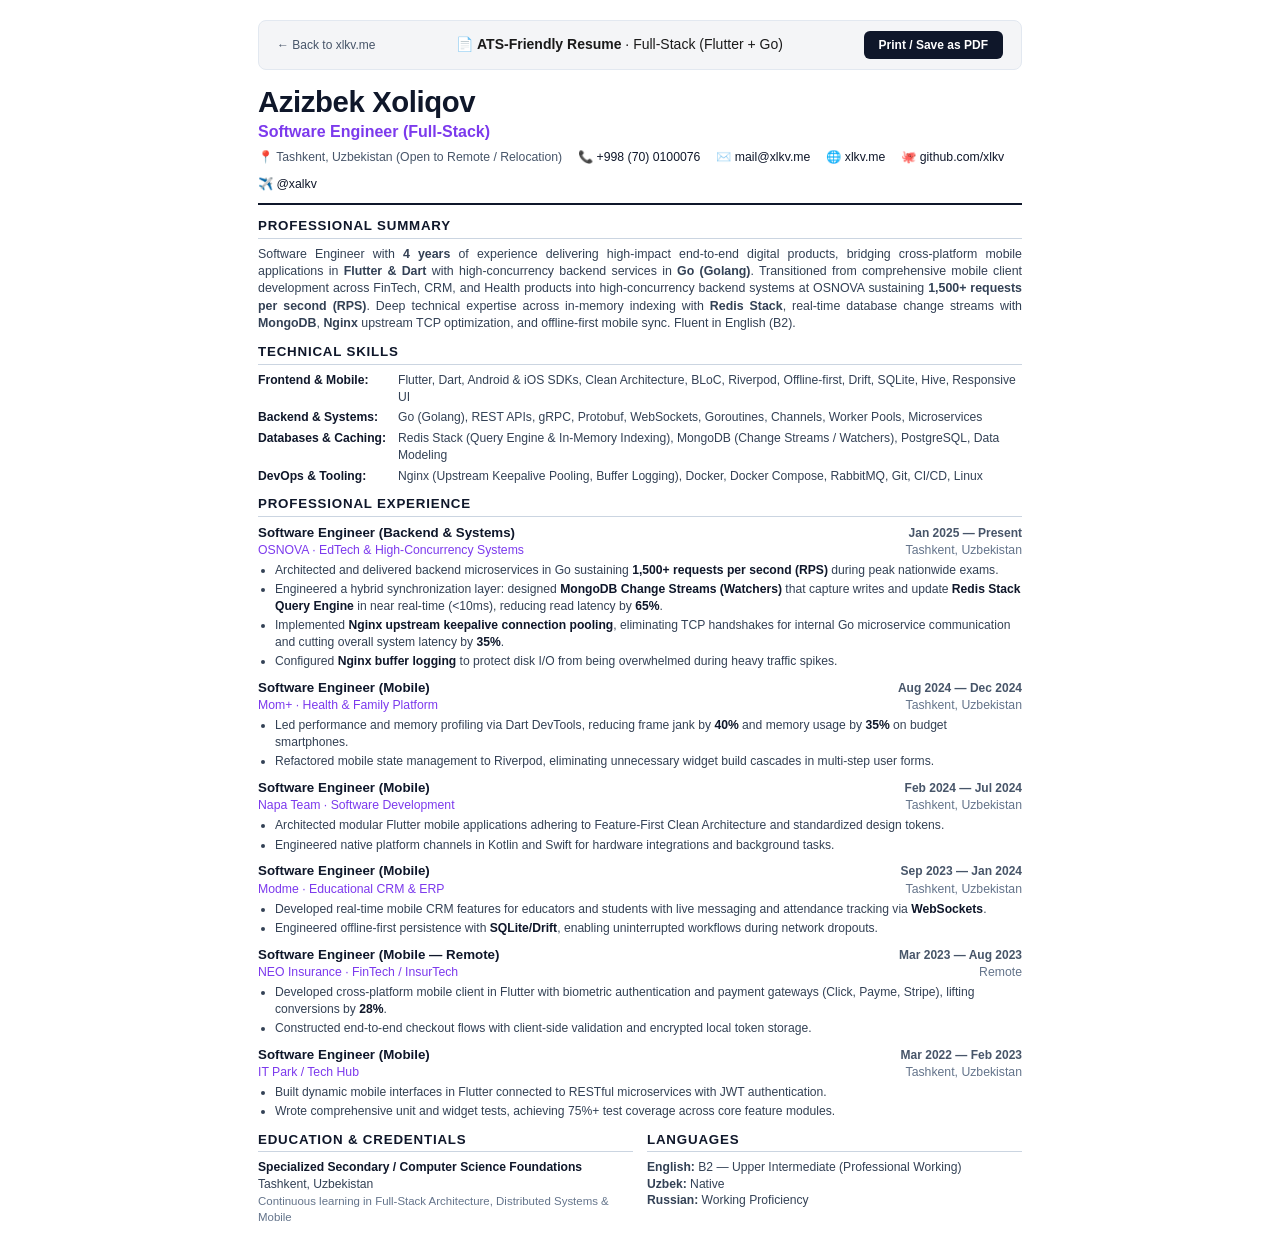
<file: cv/fullstack-software-engineer.html>
<!DOCTYPE html>
<html lang="en">
<head>
  <meta charset="UTF-8">
  <meta name="viewport" content="width=device-width, initial-scale=1.0">
  <title>Azizbek Xoliqov — Full-Stack Software Engineer (Go & Flutter)</title>
  
  <meta name="description" content="Resume of Azizbek Xoliqov: Full-Stack Software Engineer bridging scalable Go backends with cross-platform Flutter clients and modern distributed architectures.">
  <meta name="keywords" content="Azizbek Xoliqov, Full Stack Developer, Software Engineer, Golang, Go Backend, Flutter, Mobile, Redis, MongoDB, PostgreSQL, Fullstack Resume, xlkv.me">
  <meta name="author" content="Azizbek Xoliqov">
  <meta name="robots" content="index, follow">
  <link rel="canonical" href="https://xlkv.me/cv/fullstack-software-engineer.html">

  <!-- Open Graph -->
  <meta property="og:site_name" content="Azizbek Xoliqov">
  <meta property="og:title" content="Azizbek Xoliqov — Full-Stack Software Engineer (Go & Flutter)">
  <meta property="og:description" content="End-to-end software engineering: Go backend distributed systems and Flutter cross-platform applications.">
  <meta property="og:url" content="https://xlkv.me/cv/fullstack-software-engineer.html">
  <meta property="og:type" content="profile">
  <meta property="og:image" content="https://xlkv.me/og-image.png">

  <!-- Twitter -->
  <meta name="twitter:card" content="summary_large_image">
  <meta name="twitter:title" content="Azizbek Xoliqov — Full-Stack Software Engineer (Go & Flutter)">
  <meta name="twitter:description" content="End-to-end software engineering: Go backend systems and Flutter mobile applications.">
  <meta name="twitter:image" content="https://xlkv.me/og-image.png">

  <!-- Schema.org JSON-LD -->
  <script type="application/ld+json">
  {
    "@context": "https://schema.org",
    "@type": "ProfilePage",
    "mainEntity": {
      "@type": "Person",
      "name": "Azizbek Xoliqov",
      "jobTitle": "Full-Stack Software Engineer",
      "worksFor": {
        "@type": "Organization",
        "name": "OSNOVA"
      },
      "url": "https://xlkv.me/cv/fullstack-software-engineer.html",
      "email": "mailto:mail@xlkv.me",
      "telephone": "+998700100076",
      "knowsAbout": ["Go", "Golang", "Flutter", "Dart", "Backend Engineering", "Mobile Engineering", "Redis", "MongoDB", "PostgreSQL", "Full-Stack Architecture", "Docker", "REST API"]
    }
  }
  </script>
  <style>
    @page {
      size: A4;
      margin: 10mm 12mm 10mm 12mm;
    }
    * {
      box-sizing: border-box;
      margin: 0;
      padding: 0;
      -webkit-print-color-adjust: exact;
      print-color-adjust: exact;
    }
    body {
      font-family: -apple-system, BlinkMacSystemFont, "Segoe UI", Roboto, Helvetica, Arial, sans-serif;
      color: #1a1a1a;
      background: #ffffff;
      font-size: 10.5pt;
      line-height: 1.38;
    }
    .container {
      max-width: 820px;
      margin: 0 auto;
      padding: 20px 28px;
    }
    @media print {
      .container {
        padding: 0;
        max-width: 100%;
      }
      .no-print {
        display: none !important;
      }
    }
    /* Action Bar */
    .action-bar {
      display: flex;
      justify-content: space-between;
      align-items: center;
      background: #f4f5f7;
      padding: 10px 18px;
      border-radius: 8px;
      margin-bottom: 16px;
      border: 1px solid #e2e8f0;
    }
    .action-btn {
      background: #0f172a;
      color: #ffffff;
      border: none;
      padding: 7px 15px;
      border-radius: 6px;
      font-size: 12px;
      font-weight: 600;
      cursor: pointer;
      text-decoration: none;
    }
    .action-btn:hover {
      background: #334155;
    }
    .home-link {
      font-size: 12px;
      color: #475569;
      text-decoration: none;
      font-weight: 500;
    }
    .home-link:hover {
      text-decoration: underline;
    }
    /* Header */
    .header {
      border-bottom: 2px solid #0f172a;
      padding-bottom: 10px;
      margin-bottom: 12px;
    }
    .name {
      font-size: 22pt;
      font-weight: 800;
      letter-spacing: -0.4px;
      color: #0f172a;
      line-height: 1.1;
    }
    .title {
      font-size: 12pt;
      font-weight: 600;
      color: #7c3aed;
      margin-top: 3px;
    }
    .contact-bar {
      display: flex;
      flex-wrap: wrap;
      gap: 10px 16px;
      margin-top: 6px;
      font-size: 9.2pt;
      color: #475569;
    }
    .contact-bar a {
      color: #0f172a;
      text-decoration: none;
      font-weight: 500;
    }
    .contact-bar a:hover {
      text-decoration: underline;
    }
    /* Section */
    .section {
      margin-bottom: 11px;
      page-break-inside: avoid;
    }
    .section-title {
      font-size: 10pt;
      font-weight: 700;
      text-transform: uppercase;
      letter-spacing: 0.8px;
      color: #0f172a;
      border-bottom: 1px solid #cbd5e1;
      padding-bottom: 2px;
      margin-bottom: 7px;
    }
    /* Summary */
    .summary-text {
      font-size: 9.3pt;
      color: #334155;
      line-height: 1.4;
      text-align: justify;
    }
    /* Experience Item */
    .exp-item {
      margin-bottom: 9px;
      page-break-inside: avoid;
    }
    .exp-header {
      display: flex;
      justify-content: space-between;
      align-items: baseline;
    }
    .exp-role {
      font-size: 10pt;
      font-weight: 700;
      color: #0f172a;
    }
    .exp-date {
      font-size: 9pt;
      font-weight: 600;
      color: #475569;
      white-space: nowrap;
    }
    .exp-sub {
      display: flex;
      justify-content: space-between;
      font-size: 9.2pt;
      color: #7c3aed;
      font-weight: 500;
      margin-bottom: 3px;
    }
    .exp-location {
      color: #64748b;
      font-weight: 400;
    }
    .bullets {
      margin-left: 17px;
      font-size: 9.1pt;
      color: #334155;
      line-height: 1.38;
    }
    .bullets li {
      margin-bottom: 2.5px;
    }
    .bullets strong {
      color: #0f172a;
    }
    /* Skills */
    .skills-grid {
      display: grid;
      grid-template-columns: 130px 1fr;
      gap: 4px 10px;
      font-size: 9.1pt;
    }
    .skill-category {
      font-weight: 700;
      color: #0f172a;
    }
    .skill-values {
      color: #334155;
    }
    /* Education & Langs */
    .dual-grid {
      display: grid;
      grid-template-columns: 1fr 1fr;
      gap: 14px;
    }
    .simple-item {
      font-size: 9.1pt;
      line-height: 1.35;
      color: #334155;
    }
    .simple-title {
      font-weight: 700;
      color: #0f172a;
    }
  </style>
</head>
<body>

  <div class="container">
    <div class="action-bar no-print">
      <a href="../" class="home-link">← Back to xlkv.me</a>
      <span>📄 <strong>ATS-Friendly Resume</strong> · Full-Stack (Flutter + Go)</span>
      <div>
        <button class="action-btn" onclick="window.print()">Print / Save as PDF</button>
      </div>
    </div>

    <!-- Header -->
    <header class="header">
      <div class="name">Azizbek Xoliqov</div>
      <div class="title">Software Engineer (Full-Stack)</div>
      <div class="contact-bar">
        <span>📍 Tashkent, Uzbekistan (Open to Remote / Relocation)</span>
        <span>📞 <a href="tel:+998700100076">+998 (70) 0100076</a></span>
        <span>✉️ <a href="mailto:mail@xlkv.me">mail@xlkv.me</a></span>
        <span>🌐 <a href="https://xlkv.me" target="_blank">xlkv.me</a></span>
        <span>🐙 <a href="https://github.com/xlkv" target="_blank">github.com/xlkv</a></span>
        <span>✈️ <a href="https://t.me/xalkv" target="_blank">@xalkv</a></span>
      </div>
    </header>

    <!-- Professional Summary -->
    <section class="section">
      <div class="section-title">Professional Summary</div>
      <p class="summary-text">
        Software Engineer with <strong>4 years</strong> of experience delivering high-impact end-to-end digital products, bridging cross-platform mobile applications in <strong>Flutter & Dart</strong> with high-concurrency backend services in <strong>Go (Golang)</strong>. Transitioned from comprehensive mobile client development across FinTech, CRM, and Health products into high-concurrency backend systems at OSNOVA sustaining <strong>1,500+ requests per second (RPS)</strong>. Deep technical expertise across in-memory indexing with <strong>Redis Stack</strong>, real-time database change streams with <strong>MongoDB</strong>, <strong>Nginx</strong> upstream TCP optimization, and offline-first mobile sync. Fluent in English (B2).
      </p>
    </section>

    <!-- Technical Skills -->
    <section class="section">
      <div class="section-title">Technical Skills</div>
      <div class="skills-grid">
        <div class="skill-category">Frontend & Mobile:</div>
        <div class="skill-values">Flutter, Dart, Android & iOS SDKs, Clean Architecture, BLoC, Riverpod, Offline-first, Drift, SQLite, Hive, Responsive UI</div>

        <div class="skill-category">Backend & Systems:</div>
        <div class="skill-values">Go (Golang), REST APIs, gRPC, Protobuf, WebSockets, Goroutines, Channels, Worker Pools, Microservices</div>

        <div class="skill-category">Databases & Caching:</div>
        <div class="skill-values">Redis Stack (Query Engine & In-Memory Indexing), MongoDB (Change Streams / Watchers), PostgreSQL, Data Modeling</div>

        <div class="skill-category">DevOps & Tooling:</div>
        <div class="skill-values">Nginx (Upstream Keepalive Pooling, Buffer Logging), Docker, Docker Compose, RabbitMQ, Git, CI/CD, Linux</div>
      </div>
    </section>

    <!-- Work Experience -->
    <section class="section">
      <div class="section-title">Professional Experience</div>

      <!-- OSNOVA -->
      <div class="exp-item">
        <div class="exp-header">
          <span class="exp-role">Software Engineer (Backend & Systems)</span>
          <span class="exp-date">Jan 2025 — Present</span>
        </div>
        <div class="exp-sub">
          <span>OSNOVA · EdTech & High-Concurrency Systems</span>
          <span class="exp-location">Tashkent, Uzbekistan</span>
        </div>
        <ul class="bullets">
          <li>Architected and delivered backend microservices in Go sustaining <strong>1,500+ requests per second (RPS)</strong> during peak nationwide exams.</li>
          <li>Engineered a hybrid synchronization layer: designed <strong>MongoDB Change Streams (Watchers)</strong> that capture writes and update <strong>Redis Stack Query Engine</strong> in near real-time (&lt;10ms), reducing read latency by <strong>65%</strong>.</li>
          <li>Implemented <strong>Nginx upstream keepalive connection pooling</strong>, eliminating TCP handshakes for internal Go microservice communication and cutting overall system latency by <strong>35%</strong>.</li>
          <li>Configured <strong>Nginx buffer logging</strong> to protect disk I/O from being overwhelmed during heavy traffic spikes.</li>
        </ul>
      </div>

      <!-- Mom+ -->
      <div class="exp-item">
        <div class="exp-header">
          <span class="exp-role">Software Engineer (Mobile)</span>
          <span class="exp-date">Aug 2024 — Dec 2024</span>
        </div>
        <div class="exp-sub">
          <span>Mom+ · Health & Family Platform</span>
          <span class="exp-location">Tashkent, Uzbekistan</span>
        </div>
        <ul class="bullets">
          <li>Led performance and memory profiling via Dart DevTools, reducing frame jank by <strong>40%</strong> and memory usage by <strong>35%</strong> on budget smartphones.</li>
          <li>Refactored mobile state management to Riverpod, eliminating unnecessary widget build cascades in multi-step user forms.</li>
        </ul>
      </div>

      <!-- Napa Team -->
      <div class="exp-item">
        <div class="exp-header">
          <span class="exp-role">Software Engineer (Mobile)</span>
          <span class="exp-date">Feb 2024 — Jul 2024</span>
        </div>
        <div class="exp-sub">
          <span>Napa Team · Software Development</span>
          <span class="exp-location">Tashkent, Uzbekistan</span>
        </div>
        <ul class="bullets">
          <li>Architected modular Flutter mobile applications adhering to Feature-First Clean Architecture and standardized design tokens.</li>
          <li>Engineered native platform channels in Kotlin and Swift for hardware integrations and background tasks.</li>
        </ul>
      </div>

      <!-- Modme -->
      <div class="exp-item">
        <div class="exp-header">
          <span class="exp-role">Software Engineer (Mobile)</span>
          <span class="exp-date">Sep 2023 — Jan 2024</span>
        </div>
        <div class="exp-sub">
          <span>Modme · Educational CRM & ERP</span>
          <span class="exp-location">Tashkent, Uzbekistan</span>
        </div>
        <ul class="bullets">
          <li>Developed real-time mobile CRM features for educators and students with live messaging and attendance tracking via <strong>WebSockets</strong>.</li>
          <li>Engineered offline-first persistence with <strong>SQLite/Drift</strong>, enabling uninterrupted workflows during network dropouts.</li>
        </ul>
      </div>

      <!-- NEO Insurance -->
      <div class="exp-item">
        <div class="exp-header">
          <span class="exp-role">Software Engineer (Mobile — Remote)</span>
          <span class="exp-date">Mar 2023 — Aug 2023</span>
        </div>
        <div class="exp-sub">
          <span>NEO Insurance · FinTech / InsurTech</span>
          <span class="exp-location">Remote</span>
        </div>
        <ul class="bullets">
          <li>Developed cross-platform mobile client in Flutter with biometric authentication and payment gateways (Click, Payme, Stripe), lifting conversions by <strong>28%</strong>.</li>
          <li>Constructed end-to-end checkout flows with client-side validation and encrypted local token storage.</li>
        </ul>
      </div>

      <!-- IT Park -->
      <div class="exp-item">
        <div class="exp-header">
          <span class="exp-role">Software Engineer (Mobile)</span>
          <span class="exp-date">Mar 2022 — Feb 2023</span>
        </div>
        <div class="exp-sub">
          <span>IT Park / Tech Hub</span>
          <span class="exp-location">Tashkent, Uzbekistan</span>
        </div>
        <ul class="bullets">
          <li>Built dynamic mobile interfaces in Flutter connected to RESTful microservices with JWT authentication.</li>
          <li>Wrote comprehensive unit and widget tests, achieving 75%+ test coverage across core feature modules.</li>
        </ul>
      </div>
    </section>

    <!-- Education & Languages -->
    <section class="section">
      <div class="dual-grid">
        <div>
          <div class="section-title">Education & Credentials</div>
          <div class="simple-item">
            <div class="simple-title">Specialized Secondary / Computer Science Foundations</div>
            <div>Tashkent, Uzbekistan</div>
            <div style="color: #64748b; font-size: 8.6pt; margin-top: 2px;">Continuous learning in Full-Stack Architecture, Distributed Systems & Mobile</div>
          </div>
        </div>

        <div>
          <div class="section-title">Languages</div>
          <div class="simple-item">
            <div><strong>English:</strong> B2 — Upper Intermediate (Professional Working)</div>
            <div><strong>Uzbek:</strong> Native</div>
            <div><strong>Russian:</strong> Working Proficiency</div>
          </div>
        </div>
      </div>
    </section>

  </div>

</body>
</html>
</file>
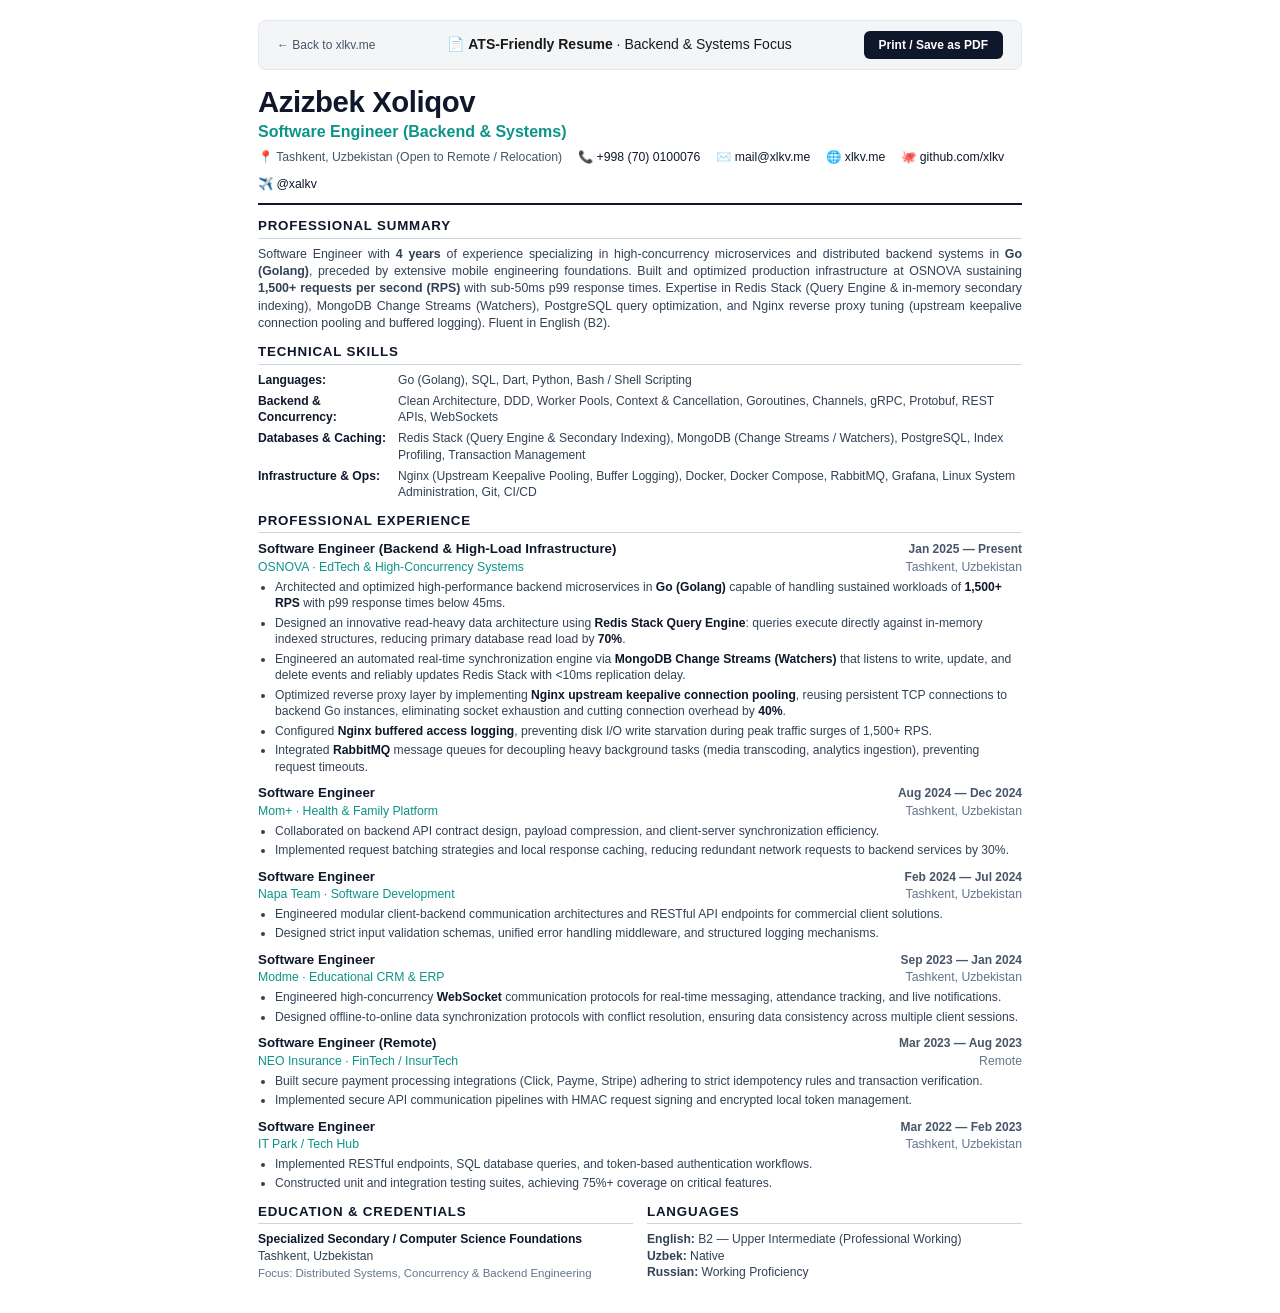
<file: cv/golang-backend-engineer.html>
<!DOCTYPE html>
<html lang="en">
<head>
  <meta charset="UTF-8">
  <meta name="viewport" content="width=device-width, initial-scale=1.0">
  <title>Azizbek Xoliqov — Software Engineer (Go & Backend Systems)</title>
  
  <meta name="description" content="Resume of Azizbek Xoliqov: Software Engineer specializing in Go (Golang) backend microservices, distributed systems, in-memory caching, and real-time database synchronization.">
  <meta name="keywords" content="Azizbek Xoliqov, Golang Developer, Go Backend Engineer, Backend Systems, Distributed Systems, Redis, MongoDB, PostgreSQL, Microservices, REST API, gRPC, Go CV">
  <meta name="author" content="Azizbek Xoliqov">
  <meta name="robots" content="index, follow">
  <link rel="canonical" href="https://xlkv.me/cv/golang-backend-engineer.html">

  <!-- Open Graph -->
  <meta property="og:site_name" content="Azizbek Xoliqov">
  <meta property="og:title" content="Azizbek Xoliqov — Software Engineer (Go & Backend Systems)">
  <meta property="og:description" content="Go Backend Engineer with 4 years experience in microservices, distributed caching, and database synchronization.">
  <meta property="og:url" content="https://xlkv.me/cv/golang-backend-engineer.html">
  <meta property="og:type" content="profile">
  <meta property="og:image" content="https://xlkv.me/og-image.png">

  <!-- Twitter -->
  <meta name="twitter:card" content="summary_large_image">
  <meta name="twitter:title" content="Azizbek Xoliqov — Software Engineer (Go & Backend Systems)">
  <meta name="twitter:description" content="Go backend systems, distributed caching, microservices, and database synchronization.">
  <meta name="twitter:image" content="https://xlkv.me/og-image.png">

  <!-- Schema.org JSON-LD -->
  <script type="application/ld+json">
  {
    "@context": "https://schema.org",
    "@type": "ProfilePage",
    "mainEntity": {
      "@type": "Person",
      "name": "Azizbek Xoliqov",
      "jobTitle": "Backend Software Engineer",
      "worksFor": {
        "@type": "Organization",
        "name": "OSNOVA"
      },
      "url": "https://xlkv.me/cv/golang-backend-engineer.html",
      "email": "mailto:mail@xlkv.me",
      "telephone": "+998700100076",
      "knowsAbout": ["Go", "Golang", "Backend Systems", "Distributed Architecture", "Redis", "MongoDB", "PostgreSQL", "Nginx", "Docker", "REST API", "gRPC", "Microservices"]
    }
  }
  </script>
  <style>
    @page {
      size: A4;
      margin: 10mm 12mm 10mm 12mm;
    }
    * {
      box-sizing: border-box;
      margin: 0;
      padding: 0;
      -webkit-print-color-adjust: exact;
      print-color-adjust: exact;
    }
    body {
      font-family: -apple-system, BlinkMacSystemFont, "Segoe UI", Roboto, Helvetica, Arial, sans-serif;
      color: #1a1a1a;
      background: #ffffff;
      font-size: 10.5pt;
      line-height: 1.38;
    }
    .container {
      max-width: 820px;
      margin: 0 auto;
      padding: 20px 28px;
    }
    @media print {
      .container {
        padding: 0;
        max-width: 100%;
      }
      .no-print {
        display: none !important;
      }
    }
    /* Action Bar */
    .action-bar {
      display: flex;
      justify-content: space-between;
      align-items: center;
      background: #f4f5f7;
      padding: 10px 18px;
      border-radius: 8px;
      margin-bottom: 16px;
      border: 1px solid #e2e8f0;
    }
    .action-btn {
      background: #0f172a;
      color: #ffffff;
      border: none;
      padding: 7px 15px;
      border-radius: 6px;
      font-size: 12px;
      font-weight: 600;
      cursor: pointer;
      text-decoration: none;
    }
    .action-btn:hover {
      background: #334155;
    }
    .home-link {
      font-size: 12px;
      color: #475569;
      text-decoration: none;
      font-weight: 500;
    }
    .home-link:hover {
      text-decoration: underline;
    }
    /* Header */
    .header {
      border-bottom: 2px solid #0f172a;
      padding-bottom: 10px;
      margin-bottom: 12px;
    }
    .name {
      font-size: 22pt;
      font-weight: 800;
      letter-spacing: -0.4px;
      color: #0f172a;
      line-height: 1.1;
    }
    .title {
      font-size: 12pt;
      font-weight: 600;
      color: #0d9488;
      margin-top: 3px;
    }
    .contact-bar {
      display: flex;
      flex-wrap: wrap;
      gap: 10px 16px;
      margin-top: 6px;
      font-size: 9.2pt;
      color: #475569;
    }
    .contact-bar a {
      color: #0f172a;
      text-decoration: none;
      font-weight: 500;
    }
    .contact-bar a:hover {
      text-decoration: underline;
    }
    /* Section */
    .section {
      margin-bottom: 11px;
      page-break-inside: avoid;
    }
    .section-title {
      font-size: 10pt;
      font-weight: 700;
      text-transform: uppercase;
      letter-spacing: 0.8px;
      color: #0f172a;
      border-bottom: 1px solid #cbd5e1;
      padding-bottom: 2px;
      margin-bottom: 7px;
    }
    /* Summary */
    .summary-text {
      font-size: 9.3pt;
      color: #334155;
      line-height: 1.4;
      text-align: justify;
    }
    /* Experience Item */
    .exp-item {
      margin-bottom: 9px;
      page-break-inside: avoid;
    }
    .exp-header {
      display: flex;
      justify-content: space-between;
      align-items: baseline;
    }
    .exp-role {
      font-size: 10pt;
      font-weight: 700;
      color: #0f172a;
    }
    .exp-date {
      font-size: 9pt;
      font-weight: 600;
      color: #475569;
      white-space: nowrap;
    }
    .exp-sub {
      display: flex;
      justify-content: space-between;
      font-size: 9.2pt;
      color: #0d9488;
      font-weight: 500;
      margin-bottom: 3px;
    }
    .exp-location {
      color: #64748b;
      font-weight: 400;
    }
    .bullets {
      margin-left: 17px;
      font-size: 9.1pt;
      color: #334155;
      line-height: 1.38;
    }
    .bullets li {
      margin-bottom: 2.5px;
    }
    .bullets strong {
      color: #0f172a;
    }
    /* Skills */
    .skills-grid {
      display: grid;
      grid-template-columns: 130px 1fr;
      gap: 4px 10px;
      font-size: 9.1pt;
    }
    .skill-category {
      font-weight: 700;
      color: #0f172a;
    }
    .skill-values {
      color: #334155;
    }
    /* Education & Langs */
    .dual-grid {
      display: grid;
      grid-template-columns: 1fr 1fr;
      gap: 14px;
    }
    .simple-item {
      font-size: 9.1pt;
      line-height: 1.35;
      color: #334155;
    }
    .simple-title {
      font-weight: 700;
      color: #0f172a;
    }
  </style>
</head>
<body>

  <div class="container">
    <div class="action-bar no-print">
      <a href="../" class="home-link">← Back to xlkv.me</a>
      <span>📄 <strong>ATS-Friendly Resume</strong> · Backend & Systems Focus</span>
      <div>
        <button class="action-btn" onclick="window.print()">Print / Save as PDF</button>
      </div>
    </div>

    <!-- Header -->
    <header class="header">
      <div class="name">Azizbek Xoliqov</div>
      <div class="title">Software Engineer (Backend & Systems)</div>
      <div class="contact-bar">
        <span>📍 Tashkent, Uzbekistan (Open to Remote / Relocation)</span>
        <span>📞 <a href="tel:+998700100076">+998 (70) 0100076</a></span>
        <span>✉️ <a href="mailto:mail@xlkv.me">mail@xlkv.me</a></span>
        <span>🌐 <a href="https://xlkv.me" target="_blank">xlkv.me</a></span>
        <span>🐙 <a href="https://github.com/xlkv" target="_blank">github.com/xlkv</a></span>
        <span>✈️ <a href="https://t.me/xalkv" target="_blank">@xalkv</a></span>
      </div>
    </header>

    <!-- Professional Summary -->
    <section class="section">
      <div class="section-title">Professional Summary</div>
      <p class="summary-text">
        Software Engineer with <strong>4 years</strong> of experience specializing in high-concurrency microservices and distributed backend systems in <strong>Go (Golang)</strong>, preceded by extensive mobile engineering foundations. Built and optimized production infrastructure at OSNOVA sustaining <strong>1,500+ requests per second (RPS)</strong> with sub-50ms p99 response times. Expertise in Redis Stack (Query Engine & in-memory secondary indexing), MongoDB Change Streams (Watchers), PostgreSQL query optimization, and Nginx reverse proxy tuning (upstream keepalive connection pooling and buffered logging). Fluent in English (B2).
      </p>
    </section>

    <!-- Technical Skills -->
    <section class="section">
      <div class="section-title">Technical Skills</div>
      <div class="skills-grid">
        <div class="skill-category">Languages:</div>
        <div class="skill-values">Go (Golang), SQL, Dart, Python, Bash / Shell Scripting</div>

        <div class="skill-category">Backend & Concurrency:</div>
        <div class="skill-values">Clean Architecture, DDD, Worker Pools, Context & Cancellation, Goroutines, Channels, gRPC, Protobuf, REST APIs, WebSockets</div>

        <div class="skill-category">Databases & Caching:</div>
        <div class="skill-values">Redis Stack (Query Engine & Secondary Indexing), MongoDB (Change Streams / Watchers), PostgreSQL, Index Profiling, Transaction Management</div>

        <div class="skill-category">Infrastructure & Ops:</div>
        <div class="skill-values">Nginx (Upstream Keepalive Pooling, Buffer Logging), Docker, Docker Compose, RabbitMQ, Grafana, Linux System Administration, Git, CI/CD</div>
      </div>
    </section>

    <!-- Work Experience -->
    <section class="section">
      <div class="section-title">Professional Experience</div>

      <!-- OSNOVA -->
      <div class="exp-item">
        <div class="exp-header">
          <span class="exp-role">Software Engineer (Backend & High-Load Infrastructure)</span>
          <span class="exp-date">Jan 2025 — Present</span>
        </div>
        <div class="exp-sub">
          <span>OSNOVA · EdTech & High-Concurrency Systems</span>
          <span class="exp-location">Tashkent, Uzbekistan</span>
        </div>
        <ul class="bullets">
          <li>Architected and optimized high-performance backend microservices in <strong>Go (Golang)</strong> capable of handling sustained workloads of <strong>1,500+ RPS</strong> with p99 response times below 45ms.</li>
          <li>Designed an innovative read-heavy data architecture using <strong>Redis Stack Query Engine</strong>: queries execute directly against in-memory indexed structures, reducing primary database read load by <strong>70%</strong>.</li>
          <li>Engineered an automated real-time synchronization engine via <strong>MongoDB Change Streams (Watchers)</strong> that listens to write, update, and delete events and reliably updates Redis Stack with &lt;10ms replication delay.</li>
          <li>Optimized reverse proxy layer by implementing <strong>Nginx upstream keepalive connection pooling</strong>, reusing persistent TCP connections to backend Go instances, eliminating socket exhaustion and cutting connection overhead by <strong>40%</strong>.</li>
          <li>Configured <strong>Nginx buffered access logging</strong>, preventing disk I/O write starvation during peak traffic surges of 1,500+ RPS.</li>
          <li>Integrated <strong>RabbitMQ</strong> message queues for decoupling heavy background tasks (media transcoding, analytics ingestion), preventing request timeouts.</li>
        </ul>
      </div>

      <!-- Mom+ -->
      <div class="exp-item">
        <div class="exp-header">
          <span class="exp-role">Software Engineer</span>
          <span class="exp-date">Aug 2024 — Dec 2024</span>
        </div>
        <div class="exp-sub">
          <span>Mom+ · Health & Family Platform</span>
          <span class="exp-location">Tashkent, Uzbekistan</span>
        </div>
        <ul class="bullets">
          <li>Collaborated on backend API contract design, payload compression, and client-server synchronization efficiency.</li>
          <li>Implemented request batching strategies and local response caching, reducing redundant network requests to backend services by 30%.</li>
        </ul>
      </div>

      <!-- Napa Team -->
      <div class="exp-item">
        <div class="exp-header">
          <span class="exp-role">Software Engineer</span>
          <span class="exp-date">Feb 2024 — Jul 2024</span>
        </div>
        <div class="exp-sub">
          <span>Napa Team · Software Development</span>
          <span class="exp-location">Tashkent, Uzbekistan</span>
        </div>
        <ul class="bullets">
          <li>Engineered modular client-backend communication architectures and RESTful API endpoints for commercial client solutions.</li>
          <li>Designed strict input validation schemas, unified error handling middleware, and structured logging mechanisms.</li>
        </ul>
      </div>

      <!-- Modme -->
      <div class="exp-item">
        <div class="exp-header">
          <span class="exp-role">Software Engineer</span>
          <span class="exp-date">Sep 2023 — Jan 2024</span>
        </div>
        <div class="exp-sub">
          <span>Modme · Educational CRM & ERP</span>
          <span class="exp-location">Tashkent, Uzbekistan</span>
        </div>
        <ul class="bullets">
          <li>Engineered high-concurrency <strong>WebSocket</strong> communication protocols for real-time messaging, attendance tracking, and live notifications.</li>
          <li>Designed offline-to-online data synchronization protocols with conflict resolution, ensuring data consistency across multiple client sessions.</li>
        </ul>
      </div>

      <!-- NEO Insurance -->
      <div class="exp-item">
        <div class="exp-header">
          <span class="exp-role">Software Engineer (Remote)</span>
          <span class="exp-date">Mar 2023 — Aug 2023</span>
        </div>
        <div class="exp-sub">
          <span>NEO Insurance · FinTech / InsurTech</span>
          <span class="exp-location">Remote</span>
        </div>
        <ul class="bullets">
          <li>Built secure payment processing integrations (Click, Payme, Stripe) adhering to strict idempotency rules and transaction verification.</li>
          <li>Implemented secure API communication pipelines with HMAC request signing and encrypted local token management.</li>
        </ul>
      </div>

      <!-- IT Park -->
      <div class="exp-item">
        <div class="exp-header">
          <span class="exp-role">Software Engineer</span>
          <span class="exp-date">Mar 2022 — Feb 2023</span>
        </div>
        <div class="exp-sub">
          <span>IT Park / Tech Hub</span>
          <span class="exp-location">Tashkent, Uzbekistan</span>
        </div>
        <ul class="bullets">
          <li>Implemented RESTful endpoints, SQL database queries, and token-based authentication workflows.</li>
          <li>Constructed unit and integration testing suites, achieving 75%+ coverage on critical features.</li>
        </ul>
      </div>
    </section>

    <!-- Education & Languages -->
    <section class="section">
      <div class="dual-grid">
        <div>
          <div class="section-title">Education & Credentials</div>
          <div class="simple-item">
            <div class="simple-title">Specialized Secondary / Computer Science Foundations</div>
            <div>Tashkent, Uzbekistan</div>
            <div style="color: #64748b; font-size: 8.6pt; margin-top: 2px;">Focus: Distributed Systems, Concurrency & Backend Engineering</div>
          </div>
        </div>

        <div>
          <div class="section-title">Languages</div>
          <div class="simple-item">
            <div><strong>English:</strong> B2 — Upper Intermediate (Professional Working)</div>
            <div><strong>Uzbek:</strong> Native</div>
            <div><strong>Russian:</strong> Working Proficiency</div>
          </div>
        </div>
      </div>
    </section>

  </div>

</body>
</html>
</file>
<file: css/main.css>
/* ==========================================================================
   xlkv.me - Minimalist Software Engineer Portfolio (Azizbek Xoliqov)
   Typographic, clean, human & free from AI-generated card bloat
   ========================================================================== */

@import url('https://fonts.googleapis.com/css2?family=Instrument+Serif:ital@0;1&family=JetBrains+Mono:wght@400;500&family=Plus+Jakarta+Sans:wght@300;400;500;600&display=swap');

:root {
  /* Warm Paper Light */
  --bg: #EEEEE7;
  --text: #161616;
  --text-muted: #5e5e57;
  --text-dim: #8c8c83;
  --border: rgba(0, 0, 0, 0.09);
  --border-subtle: rgba(0, 0, 0, 0.04);
  --accent: #2563eb;

  --font-serif: 'Instrument Serif', Georgia, serif;
  --font-sans: 'Plus Jakarta Sans', -apple-system, BlinkMacSystemFont, sans-serif;
  --font-mono: 'JetBrains Mono', monospace;

  --max-w: 640px;
  --transition: 0.15s ease;
}

[data-theme="dark"] {
  --bg: #121214;
  --text: #F2F2F2;
  --text-muted: #94949a;
  --text-dim: #5c5c62;
  --border: rgba(255, 255, 255, 0.09);
  --border-subtle: rgba(255, 255, 255, 0.04);
  --accent: #60a5fa;
}

*, *::before, *::after {
  box-sizing: border-box;
  margin: 0;
  padding: 0;
}

html {
  font-size: 16px;
  -webkit-font-smoothing: antialiased;
}

body {
  font-family: var(--font-sans);
  background-color: var(--bg);
  color: var(--text);
  line-height: 1.55;
  transition: background-color var(--transition), color var(--transition);
  padding: 0 24px;
}

::selection {
  background: var(--text);
  color: var(--bg);
}

.wrap {
  max-width: var(--max-w);
  margin: 0 auto;
  min-height: 100vh;
  display: flex;
  flex-direction: column;
  padding: 48px 0 64px;
}

/* Header */
.top {
  display: flex;
  justify-content: space-between;
  align-items: center;
  margin-bottom: 44px;
}

.nav-links {
  display: flex;
  align-items: center;
  gap: 18px;
}

.nav-link {
  font-family: var(--font-mono);
  font-size: 0.8rem;
  color: var(--text-dim);
  text-decoration: none;
  transition: color var(--transition);
}

.nav-link:hover {
  color: var(--text);
}

.theme-btn {
  font-family: var(--font-mono);
  font-size: 0.78rem;
  background: none;
  border: none;
  color: var(--text-dim);
  cursor: pointer;
  padding: 4px 0;
  transition: color var(--transition);
}

.theme-btn:hover {
  color: var(--text);
}

/* Hero */
.hero {
  margin-bottom: 44px;
}

.hero-name {
  font-family: var(--font-serif);
  font-size: clamp(2.8rem, 7vw, 4.2rem);
  line-height: 1.02;
  font-weight: 400;
  letter-spacing: -0.02em;
  margin-bottom: 8px;
  color: var(--text);
}

.role-subtitle {
  font-family: var(--font-mono);
  font-size: 0.82rem;
  color: var(--text-dim);
  text-transform: uppercase;
  letter-spacing: 0.06em;
  margin-bottom: 22px;
}

.bio {
  font-size: 1.02rem;
  color: var(--text-muted);
  line-height: 1.65;
  margin-bottom: 22px;
}

.bio strong {
  color: var(--text);
  font-weight: 500;
}

/* Hero Text Links */
.hero-links {
  display: flex;
  flex-wrap: wrap;
  gap: 18px;
  font-family: var(--font-mono);
  font-size: 0.82rem;
}

.hero-link {
  color: var(--text);
  text-decoration: underline;
  text-underline-offset: 4px;
  text-decoration-color: var(--border);
  transition: text-decoration-color var(--transition), opacity var(--transition);
  background: none;
  border: none;
  padding: 0;
  cursor: pointer;
}

.hero-link:hover {
  text-decoration-color: var(--text);
  opacity: 0.85;
}

/* Sections */
.section {
  margin-top: 40px;
  padding-top: 24px;
  border-top: 1px solid var(--border);
}

.section-head {
  display: flex;
  justify-content: space-between;
  align-items: baseline;
  margin-bottom: 18px;
}

.section-title {
  font-family: var(--font-mono);
  font-size: 0.74rem;
  text-transform: uppercase;
  letter-spacing: 0.08em;
  color: var(--text-dim);
}

.section-sublink {
  font-family: var(--font-mono);
  font-size: 0.74rem;
  color: var(--text-dim);
  text-decoration: none;
  transition: color var(--transition);
}

.section-sublink:hover {
  color: var(--text);
}

/* CV Rows (Clean & Textual, No Box Borders) */
.cv-rows {
  display: flex;
  flex-direction: column;
}

.cv-row {
  display: flex;
  justify-content: space-between;
  align-items: baseline;
  padding: 12px 0;
  border-bottom: 1px solid var(--border-subtle);
  text-decoration: none;
  color: inherit;
  transition: opacity var(--transition);
}

.cv-row:last-child {
  border-bottom: none;
}

.cv-row:hover {
  opacity: 0.75;
}

.cv-info {
  display: flex;
  flex-direction: column;
  gap: 3px;
}

.cv-title {
  font-size: 0.98rem;
  font-weight: 500;
  color: var(--text);
}

.cv-desc {
  font-family: var(--font-mono);
  font-size: 0.76rem;
  color: var(--text-dim);
}

.cv-action {
  font-family: var(--font-mono);
  font-size: 0.78rem;
  color: var(--text);
  white-space: nowrap;
}

/* Highlights */
.highlights-list {
  display: flex;
  flex-direction: column;
  gap: 20px;
}

.highlight-item {
  display: flex;
  flex-direction: column;
  gap: 4px;
}

.highlight-header {
  display: flex;
  justify-content: space-between;
  align-items: baseline;
}

.highlight-title {
  font-size: 0.96rem;
  font-weight: 500;
  color: var(--text);
}

.highlight-tag {
  font-family: var(--font-mono);
  font-size: 0.74rem;
  color: var(--text-dim);
}

.highlight-desc {
  font-size: 0.88rem;
  color: var(--text-muted);
  line-height: 1.55;
}

.highlight-desc strong {
  color: var(--text);
  font-weight: 500;
}

/* Experience List */
.exp-list {
  display: flex;
  flex-direction: column;
  gap: 20px;
}

.exp-item {
  display: flex;
  flex-direction: column;
  gap: 6px;
}

.exp-row {
  display: flex;
  justify-content: space-between;
  align-items: baseline;
}

.exp-company-group {
  display: flex;
  align-items: baseline;
  gap: 8px;
  flex-wrap: wrap;
}

.exp-company {
  font-size: 0.98rem;
  font-weight: 500;
  color: var(--text);
}

.exp-role-tag {
  font-family: var(--font-mono);
  font-size: 0.78rem;
  color: var(--text-dim);
}

.exp-year {
  font-family: var(--font-mono);
  font-size: 0.76rem;
  color: var(--text-dim);
  white-space: nowrap;
}

.exp-bullets {
  margin-left: 17px;
  font-size: 0.88rem;
  color: var(--text-muted);
  line-height: 1.5;
}

.exp-bullets li {
  margin-bottom: 3px;
}

.exp-bullets strong {
  color: var(--text);
  font-weight: 500;
}

/* Stack Rows */
.stack-rows {
  display: flex;
  flex-direction: column;
  gap: 14px;
}

.stack-row {
  display: grid;
  grid-template-columns: 120px 1fr;
  gap: 16px;
  align-items: baseline;
  font-size: 0.88rem;
}

.stack-label {
  font-family: var(--font-mono);
  font-size: 0.76rem;
  color: var(--text-dim);
  text-transform: uppercase;
  letter-spacing: 0.04em;
}

.stack-val {
  color: var(--text-muted);
  line-height: 1.5;
}

.stack-val strong {
  color: var(--text);
  font-weight: 500;
}

/* Contact */
.contact-meta {
  font-size: 0.88rem;
  color: var(--text-dim);
  margin-bottom: 14px;
  line-height: 1.5;
}

.contact-links {
  display: flex;
  flex-wrap: wrap;
  gap: 18px;
  font-family: var(--font-mono);
  font-size: 0.85rem;
}

.contact-link {
  color: var(--text);
  text-decoration: underline;
  text-underline-offset: 4px;
  text-decoration-color: var(--border);
  transition: text-decoration-color var(--transition);
  background: none;
  border: none;
  padding: 0;
  cursor: pointer;
}

.contact-link:hover {
  text-decoration-color: var(--text);
}

/* Footer */
.footer {
  margin-top: 64px;
  display: flex;
  justify-content: space-between;
  align-items: center;
  font-family: var(--font-mono);
  font-size: 0.75rem;
  color: var(--text-dim);
}

/* Toast */
.toast {
  position: fixed;
  bottom: 24px;
  right: 24px;
  background: var(--text);
  color: var(--bg);
  font-family: var(--font-mono);
  font-size: 0.75rem;
  padding: 8px 14px;
  border-radius: 4px;
  opacity: 0;
  transform: translateY(8px);
  transition: all 0.2s ease;
  pointer-events: none;
  z-index: 999;
}

.toast.show {
  opacity: 1;
  transform: translateY(0);
}

@media (max-width: 560px) {
  .wrap {
    padding: 32px 0 48px;
  }
  .stack-row {
    grid-template-columns: 1fr;
    gap: 4px;
  }
  .hero-name {
    font-size: 2.8rem;
  }
  .exp-top-row {
    flex-direction: column;
    gap: 2px;
  }
}
</file>
